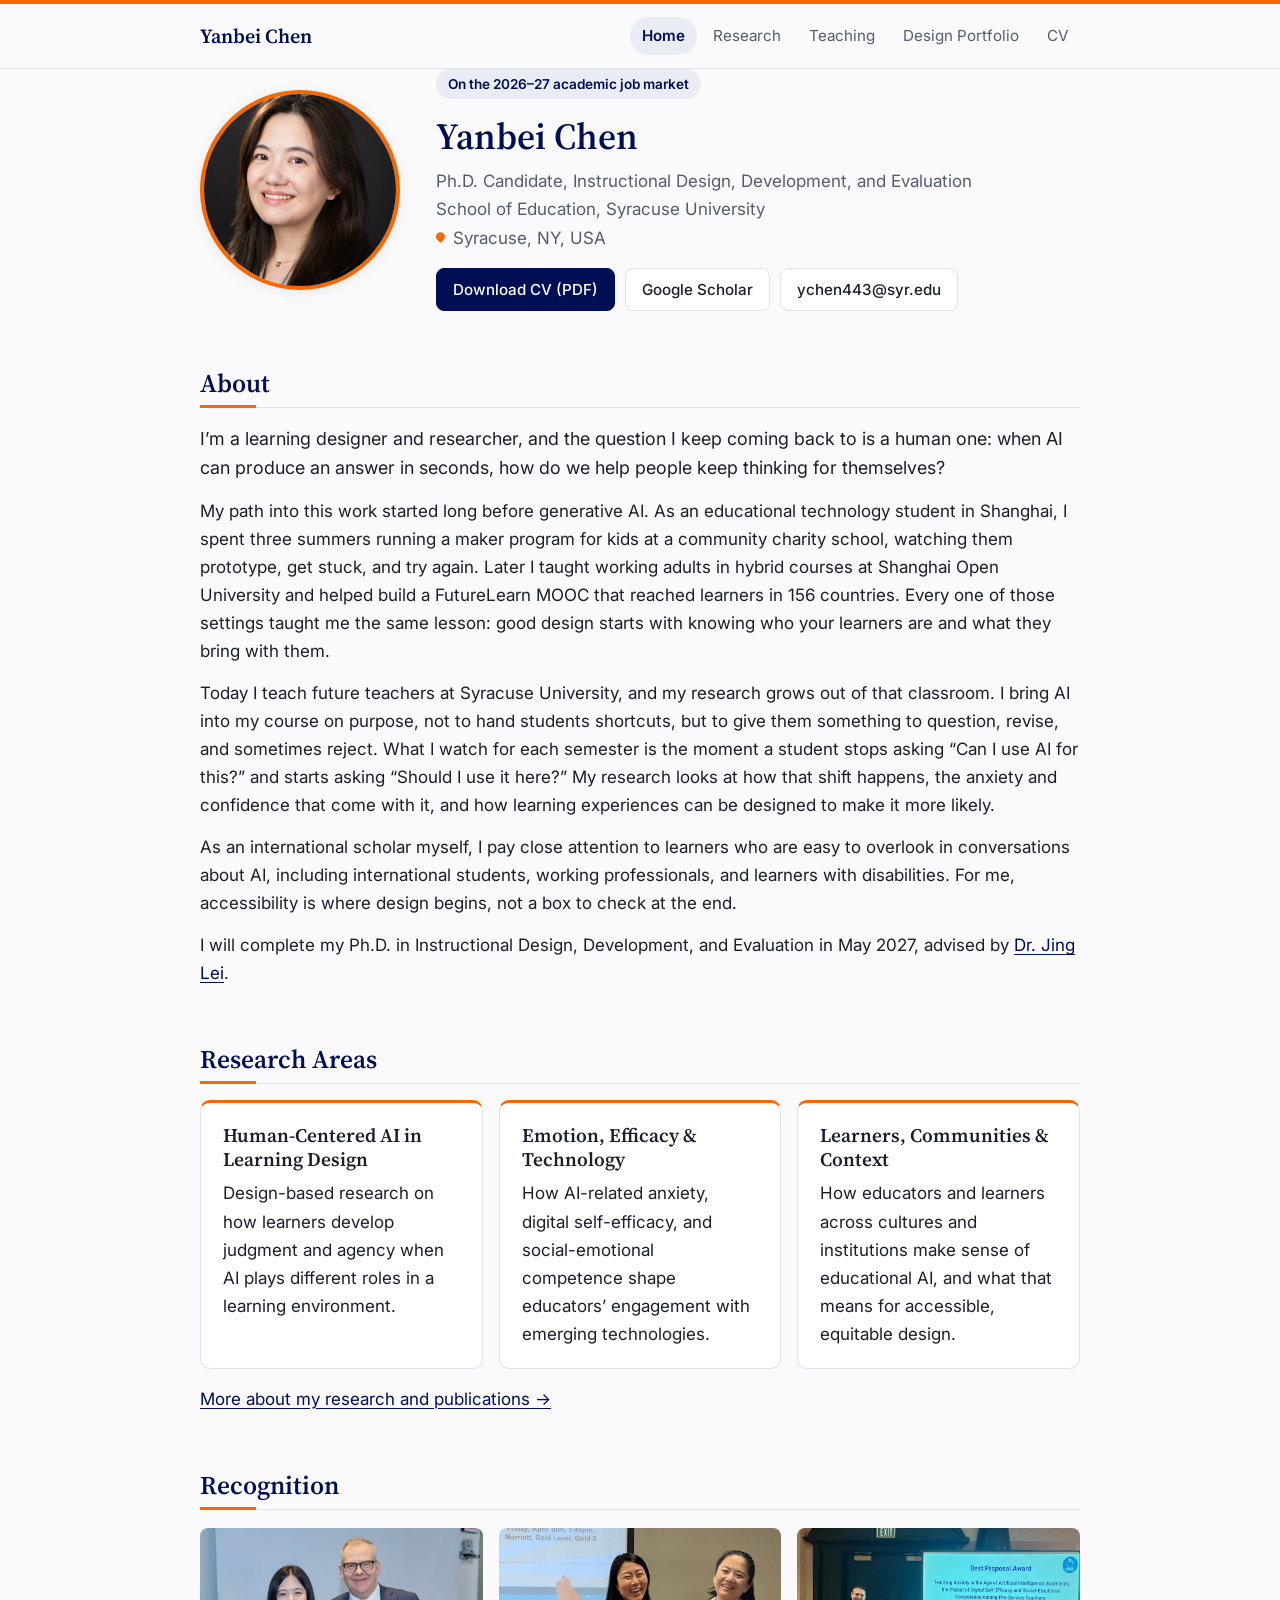
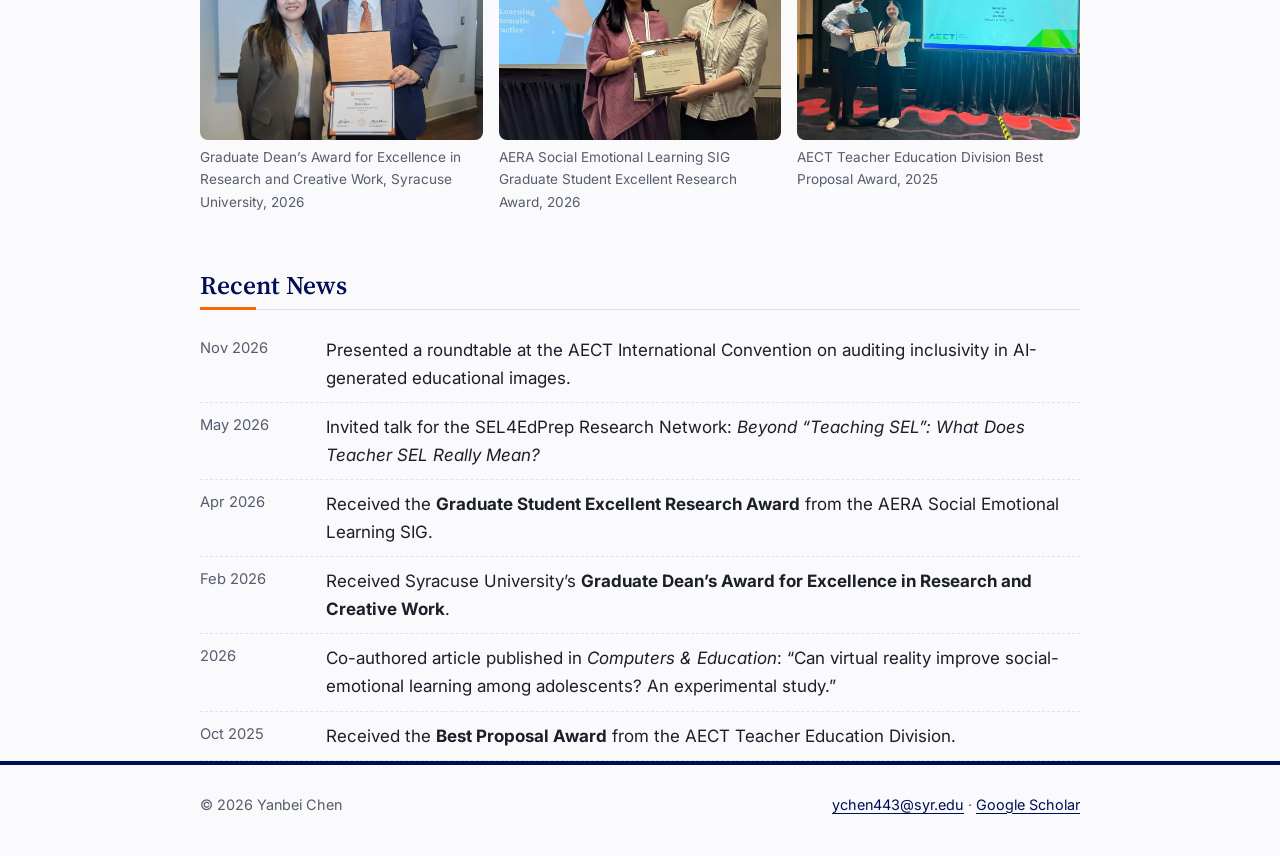
<file: index.html>
<!doctype html>
<html lang="en">
<head>
  <meta charset="utf-8">
  <meta name="viewport" content="width=device-width, initial-scale=1">
  <!-- Keeps the site out of Google and other search engines. Delete this line when you are ready to go fully public. -->
  <meta name="robots" content="noindex, nofollow">
  <title>Yanbei Chen | Learning Design &amp; Human-Centered AI</title>
  <meta name="description" content="Yanbei Chen, Ph.D. candidate in Instructional Design, Development, and Evaluation at Syracuse University. Research on human-centered AI in learning design, design-based research, and accessible learning design.">
  <link rel="preconnect" href="https://fonts.googleapis.com">
  <link rel="preconnect" href="https://fonts.gstatic.com" crossorigin>
  <link href="https://fonts.googleapis.com/css2?family=Inter:wght@400;500;600;700&family=Source+Serif+4:wght@500;600&display=swap" rel="stylesheet">
  <link rel="stylesheet" href="styles.css">
</head>
<body>
  <a class="skip-link" href="#main">Skip to main content</a>

  <header class="site-header">
    <div class="wrap">
      <a class="site-name" href="index.html">Yanbei Chen</a>
      <nav class="site-nav" aria-label="Main">
        <ul>
          <li><a href="index.html" aria-current="page">Home</a></li>
          <li><a href="research.html">Research</a></li>
          <li><a href="teaching.html">Teaching</a></li>
          <li><a href="portfolio.html">Design Portfolio</a></li>
          <li><a href="Yanbei-Chen-CV.pdf">CV</a></li>
        </ul>
      </nav>
    </div>
  </header>

  <main id="main" class="wrap">

    <!-- ========== INTRO ========== -->
    <section class="hero" aria-labelledby="intro-title">
      <!-- PHOTO: to change it, upload a new photo.jpg (same name). -->
      <img class="portrait" src="photo.jpg" alt="Portrait of Yanbei Chen" width="200" height="200">

      <div>
        <span class="badge">On the 2026–27 academic job market</span>
        <h1 id="intro-title">Yanbei Chen</h1>
        <p class="role">Ph.D. Candidate, Instructional Design, Development, and Evaluation<br>School of Education, Syracuse University<br><span class="location">Syracuse, NY, USA</span></p>
        <div class="links">
          <a class="btn primary" href="Yanbei-Chen-CV.pdf">Download CV (PDF)</a>
          <a class="btn" href="https://scholar.google.com/citations?user=I_McgxYAAAAJ&amp;hl=en">Google Scholar</a>
          <a class="btn" href="mailto:ychen443@syr.edu">ychen443@syr.edu</a>
        </div>
      </div>
    </section>

    <!-- ========== ABOUT ========== -->
    <section aria-labelledby="about">
      <h2 id="about">About</h2>
      <p class="lead">I’m a learning designer and researcher, and the question I keep coming back to is a human one: when AI can produce an answer in seconds, how do we help people keep thinking for themselves?</p>
      <p>My path into this work started long before generative AI. As an educational technology student in Shanghai, I spent three summers running a maker program for kids at a community charity school, watching them prototype, get stuck, and try again. Later I taught working adults in hybrid courses at Shanghai Open University and helped build a FutureLearn MOOC that reached learners in 156 countries. Every one of those settings taught me the same lesson: good design starts with knowing who your learners are and what they bring with them.</p>
      <p>Today I teach future teachers at Syracuse University, and my research grows out of that classroom. I bring AI into my course on purpose, not to hand students shortcuts, but to give them something to question, revise, and sometimes reject. What I watch for each semester is the moment a student stops asking “Can I use AI for this?” and starts asking “Should I use it here?” My research looks at how that shift happens, the anxiety and confidence that come with it, and how learning experiences can be designed to make it more likely.</p>
      <p>As an international scholar myself, I pay close attention to learners who are easy to overlook in conversations about AI, including international students, working professionals, and learners with disabilities. For me, accessibility is where design begins, not a box to check at the end.</p>
      <p>I will complete my Ph.D. in Instructional Design, Development, and Evaluation in May 2027, advised by <a href="https://soe.syr.edu/about/directory/jing-lei/">Dr. Jing Lei</a>.</p>
    </section>

    <!-- ========== RESEARCH AREAS ========== -->
    <section aria-labelledby="areas">
      <h2 id="areas">Research Areas</h2>
      <div class="cards">
        <article class="card">
          <h3>Human-Centered AI in Learning Design</h3>
          <p>Design-based research on how learners develop judgment and agency when AI plays different roles in a learning environment.</p>
        </article>
        <article class="card">
          <h3>Emotion, Efficacy &amp; Technology</h3>
          <p>How AI-related anxiety, digital self-efficacy, and social-emotional competence shape educators’ engagement with emerging technologies.</p>
        </article>
        <article class="card">
          <h3>Learners, Communities &amp; Context</h3>
          <p>How educators and learners across cultures and institutions make sense of educational AI, and what that means for accessible, equitable design.</p>
        </article>
      </div>
      <p style="margin-top:16px"><a href="research.html">More about my research and publications →</a></p>
    </section>

    <!-- ========== HIGHLIGHTS (photos) ========== -->
    <section aria-labelledby="highlights">
      <h2 id="highlights">Recognition</h2>
      <div class="gallery three">
        <figure>
          <img src="grad-dean-award-2026.jpg" alt="Yanbei Chen with the Dean of the Graduate School, who holds her Graduate Dean’s Award certificate" loading="lazy">
          <figcaption>Graduate Dean’s Award for Excellence in Research and Creative Work, Syracuse University, 2026</figcaption>
        </figure>
        <figure>
          <img src="aera-2026-sel-award.jpg" style="object-position: 50% 30%" alt="Yanbei Chen holding the AERA Social and Emotional Learning SIG Graduate Student Award certificate with a colleague" loading="lazy">
          <figcaption>AERA Social Emotional Learning SIG Graduate Student Excellent Research Award, 2026</figcaption>
        </figure>
        <figure>
          <img src="aect-2025-best-proposal.jpg" alt="Yanbei Chen holding the AECT Best Proposal Award certificate beside a screen showing the award-winning paper title" loading="lazy">
          <figcaption>AECT Teacher Education Division Best Proposal Award, 2025</figcaption>
        </figure>
      </div>
    </section>

    <!-- ========== NEWS ========== -->
    <!-- To add news: copy one <li>...</li> block and put the newest at the top. -->
    <section aria-labelledby="news">
      <h2 id="news">Recent News</h2>
      <ul class="news">
        <li><time>Nov 2026</time><span>Presented a roundtable at the AECT International Convention on auditing inclusivity in AI-generated educational images.</span></li>
        <li><time>May 2026</time><span>Invited talk for the SEL4EdPrep Research Network: <em>Beyond “Teaching SEL”: What Does Teacher SEL Really Mean?</em></span></li>
        <li><time>Apr 2026</time><span>Received the <strong>Graduate Student Excellent Research Award</strong> from the AERA Social Emotional Learning SIG.</span></li>
        <li><time>Feb 2026</time><span>Received Syracuse University’s <strong>Graduate Dean’s Award for Excellence in Research and Creative Work</strong>.</span></li>
        <li><time>2026</time><span>Co-authored article published in <em>Computers &amp; Education</em>: “Can virtual reality improve social-emotional learning among adolescents? An experimental study.”</span></li>
        <li><time>Oct 2025</time><span>Received the <strong>Best Proposal Award</strong> from the AECT Teacher Education Division.</span></li>
      </ul>
    </section>

  </main>

  <footer class="site-footer">
    <div class="wrap">
      <span>© 2026 Yanbei Chen</span>
      <span><a href="mailto:ychen443@syr.edu">ychen443@syr.edu</a> · <a href="https://scholar.google.com/citations?user=I_McgxYAAAAJ&amp;hl=en">Google Scholar</a></span>
    </div>
  </footer>
</body>
</html>
</file>
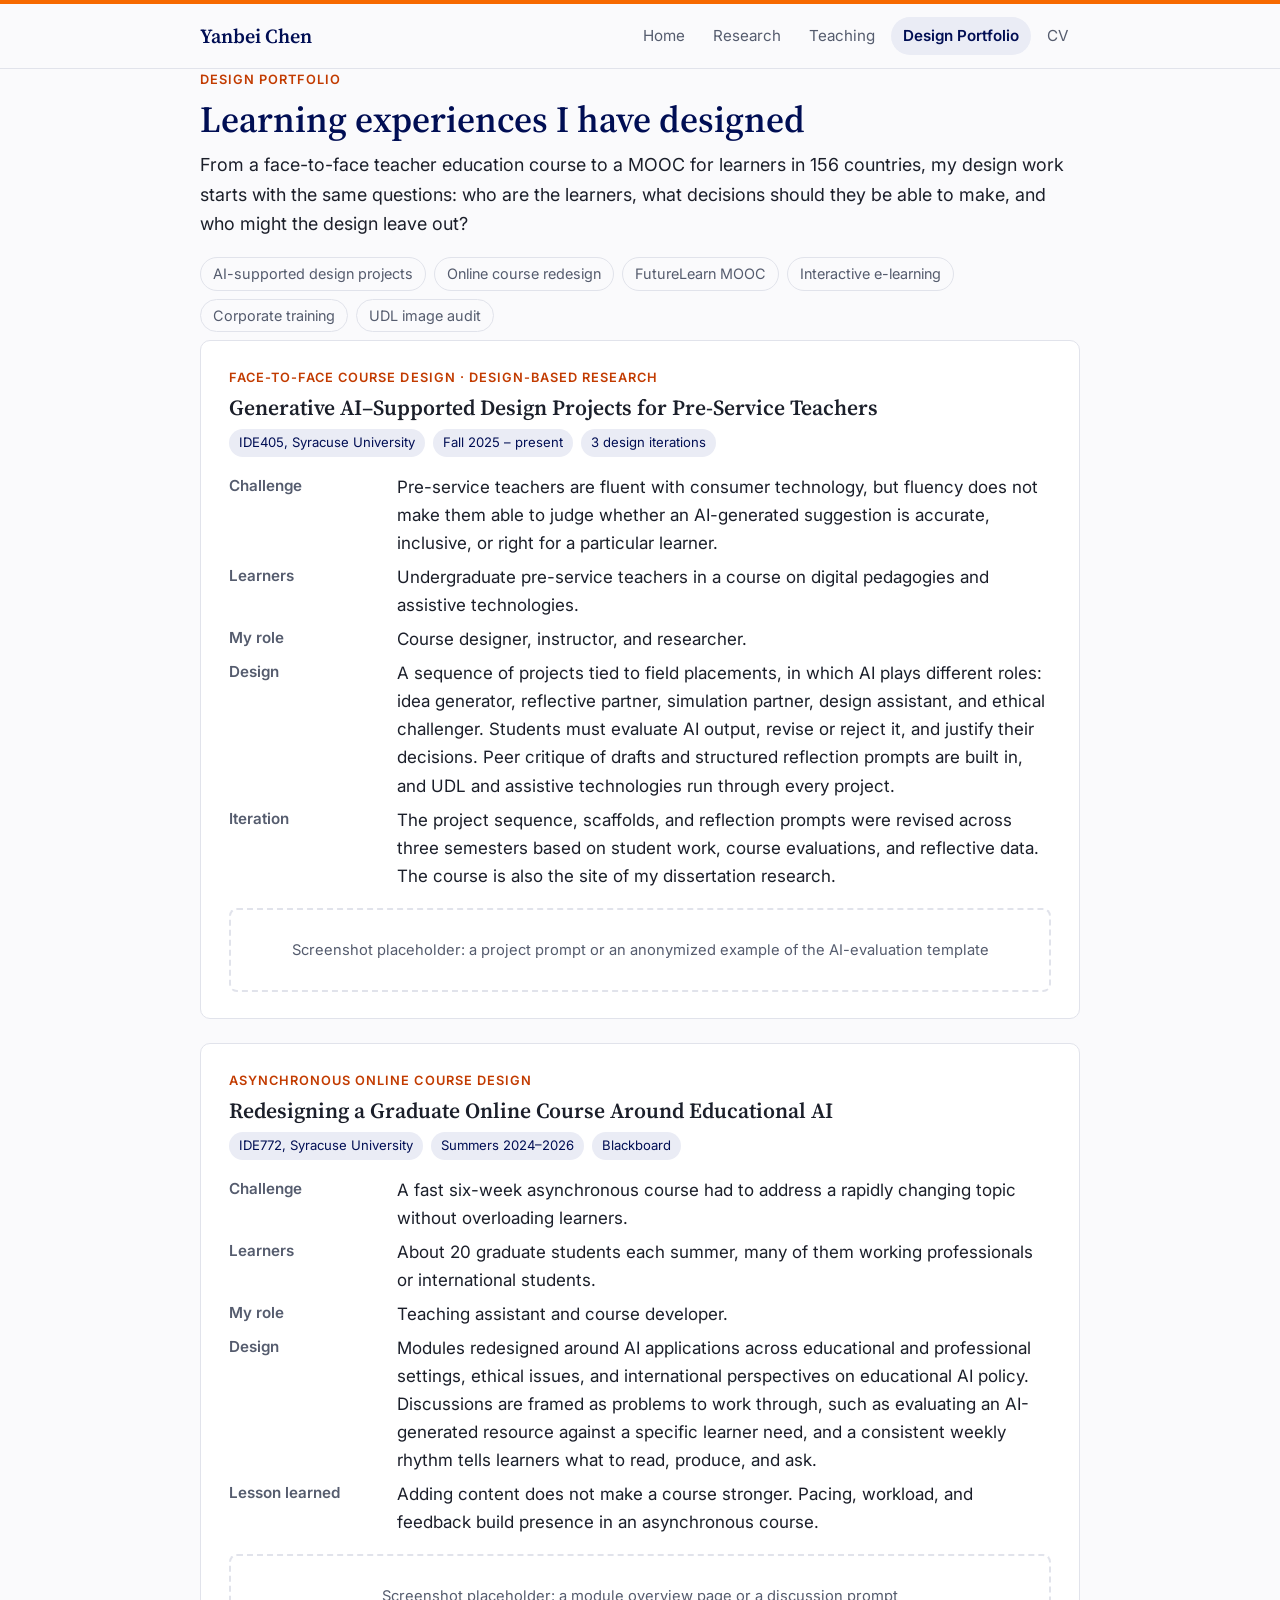
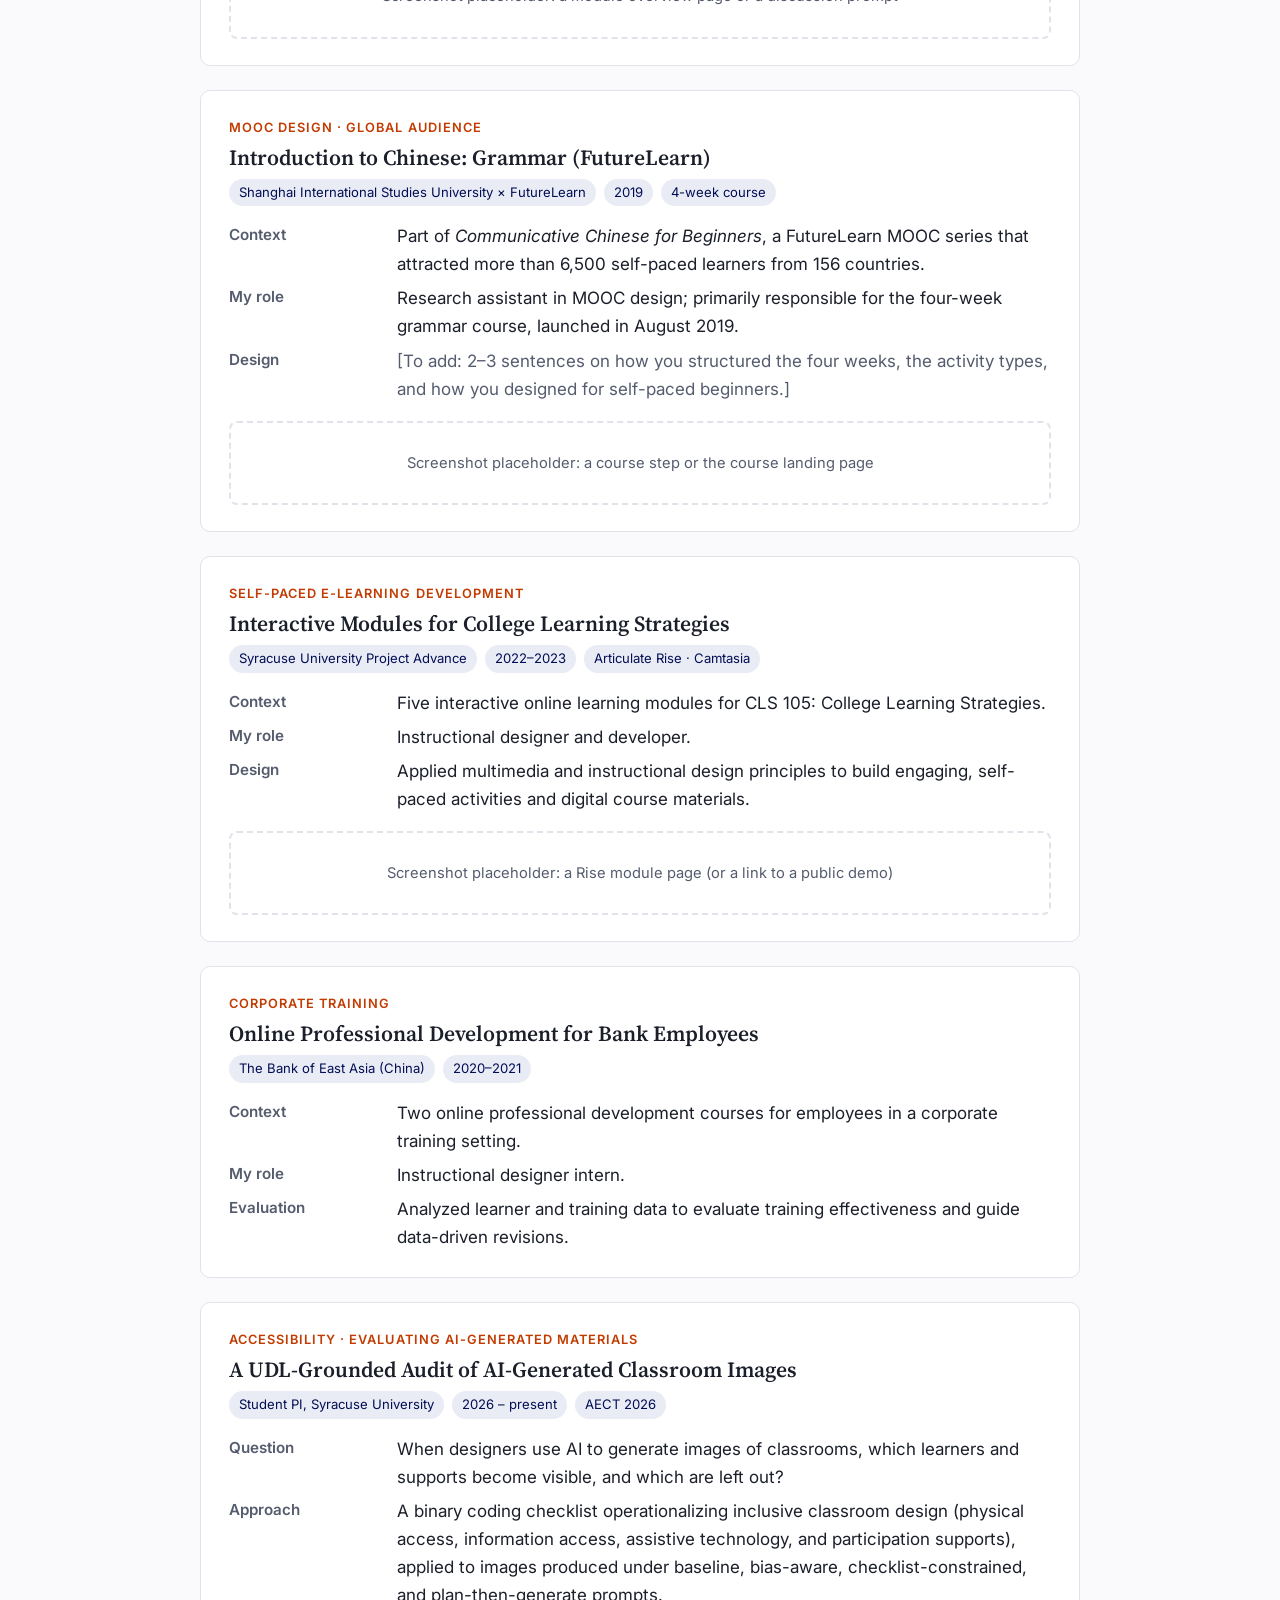
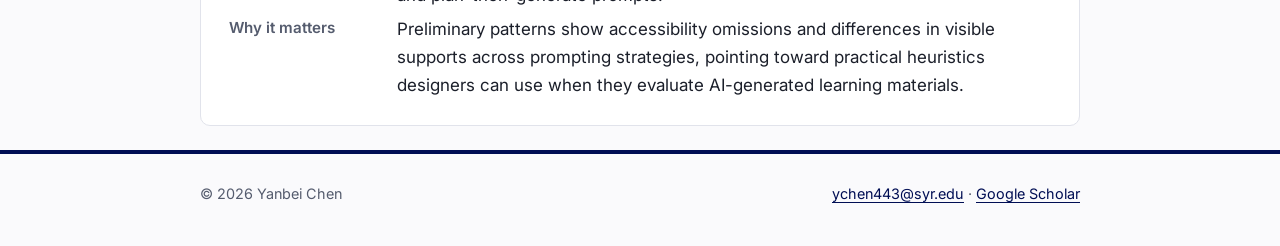
<file: portfolio.html>
<!doctype html>
<html lang="en">
<head>
  <meta charset="utf-8">
  <meta name="viewport" content="width=device-width, initial-scale=1">
  <!-- Keeps the site out of Google and other search engines. Delete this line when you are ready to go fully public. -->
  <meta name="robots" content="noindex, nofollow">
  <title>Design Portfolio | Yanbei Chen</title>
  <meta name="description" content="Learning experience design portfolio of Yanbei Chen: AI-supported course design, asynchronous online courses, a FutureLearn MOOC, interactive e-learning modules, and corporate training.">
  <link rel="preconnect" href="https://fonts.googleapis.com">
  <link rel="preconnect" href="https://fonts.gstatic.com" crossorigin>
  <link href="https://fonts.googleapis.com/css2?family=Inter:wght@400;500;600;700&family=Source+Serif+4:wght@500;600&display=swap" rel="stylesheet">
  <link rel="stylesheet" href="styles.css">
</head>
<body>
  <a class="skip-link" href="#main">Skip to main content</a>

  <header class="site-header">
    <div class="wrap">
      <a class="site-name" href="index.html">Yanbei Chen</a>
      <nav class="site-nav" aria-label="Main">
        <ul>
          <li><a href="index.html">Home</a></li>
          <li><a href="research.html">Research</a></li>
          <li><a href="teaching.html">Teaching</a></li>
          <li><a href="portfolio.html" aria-current="page">Design Portfolio</a></li>
          <li><a href="Yanbei-Chen-CV.pdf">CV</a></li>
        </ul>
      </nav>
    </div>
  </header>

  <main id="main" class="wrap">
    <p class="eyebrow">Design Portfolio</p>
    <h1>Learning experiences I have designed</h1>
    <p class="lead">From a face-to-face teacher education course to a MOOC for learners in 156 countries, my design work starts with the same questions: who are the learners, what decisions should they be able to make, and who might the design leave out?</p>

    <ul class="toc" aria-label="Projects">
      <li><a href="#ai-projects">AI-supported design projects</a></li>
      <li><a href="#online-ai">Online course redesign</a></li>
      <li><a href="#mooc">FutureLearn MOOC</a></li>
      <li><a href="#elearning">Interactive e-learning</a></li>
      <li><a href="#corporate">Corporate training</a></li>
      <li><a href="#udl-audit">UDL image audit</a></li>
    </ul>

    <!-- ============================================================
         HOW TO ADD A SCREENSHOT
         1. Put the image in the  folder, e.g. mooc.png
         2. Replace the <div class="shot">...</div> placeholder with:
            <figure>
              <img src="mooc.png" alt="Describe what the image shows">
              <figcaption>One-line caption</figcaption>
            </figure>
         ============================================================ -->

    <!-- ========== CASE 1 ========== -->
    <article class="case" id="ai-projects">
      <p class="eyebrow">Face-to-face course design · Design-based research</p>
      <h3>Generative AI–Supported Design Projects for Pre-Service Teachers</h3>
      <ul class="meta"><li>IDE405, Syracuse University</li><li>Fall 2025 – present</li><li>3 design iterations</li></ul>
      <dl>
        <dt>Challenge</dt>
        <dd>Pre-service teachers are fluent with consumer technology, but fluency does not make them able to judge whether an AI-generated suggestion is accurate, inclusive, or right for a particular learner.</dd>
        <dt>Learners</dt>
        <dd>Undergraduate pre-service teachers in a course on digital pedagogies and assistive technologies.</dd>
        <dt>My role</dt>
        <dd>Course designer, instructor, and researcher.</dd>
        <dt>Design</dt>
        <dd>A sequence of projects tied to field placements, in which AI plays different roles: idea generator, reflective partner, simulation partner, design assistant, and ethical challenger. Students must evaluate AI output, revise or reject it, and justify their decisions. Peer critique of drafts and structured reflection prompts are built in, and UDL and assistive technologies run through every project.</dd>
        <dt>Iteration</dt>
        <dd>The project sequence, scaffolds, and reflection prompts were revised across three semesters based on student work, course evaluations, and reflective data. The course is also the site of my dissertation research.</dd>
      </dl>
      <div class="shot">Screenshot placeholder: a project prompt or an anonymized example of the AI-evaluation template</div>
    </article>

    <!-- ========== CASE 2 ========== -->
    <article class="case" id="online-ai">
      <p class="eyebrow">Asynchronous online course design</p>
      <h3>Redesigning a Graduate Online Course Around Educational AI</h3>
      <ul class="meta"><li>IDE772, Syracuse University</li><li>Summers 2024–2026</li><li>Blackboard</li></ul>
      <dl>
        <dt>Challenge</dt>
        <dd>A fast six-week asynchronous course had to address a rapidly changing topic without overloading learners.</dd>
        <dt>Learners</dt>
        <dd>About 20 graduate students each summer, many of them working professionals or international students.</dd>
        <dt>My role</dt>
        <dd>Teaching assistant and course developer.</dd>
        <dt>Design</dt>
        <dd>Modules redesigned around AI applications across educational and professional settings, ethical issues, and international perspectives on educational AI policy. Discussions are framed as problems to work through, such as evaluating an AI-generated resource against a specific learner need, and a consistent weekly rhythm tells learners what to read, produce, and ask.</dd>
        <dt>Lesson learned</dt>
        <dd>Adding content does not make a course stronger. Pacing, workload, and feedback build presence in an asynchronous course.</dd>
      </dl>
      <div class="shot">Screenshot placeholder: a module overview page or a discussion prompt</div>
    </article>

    <!-- ========== CASE 3 ========== -->
    <article class="case" id="mooc">
      <p class="eyebrow">MOOC design · Global audience</p>
      <h3>Introduction to Chinese: Grammar (FutureLearn)</h3>
      <ul class="meta"><li>Shanghai International Studies University × FutureLearn</li><li>2019</li><li>4-week course</li></ul>
      <dl>
        <dt>Context</dt>
        <dd>Part of <em>Communicative Chinese for Beginners</em>, a FutureLearn MOOC series that attracted more than 6,500 self-paced learners from 156 countries.</dd>
        <dt>My role</dt>
        <dd>Research assistant in MOOC design; primarily responsible for the four-week grammar course, launched in August 2019.</dd>
        <dt>Design</dt>
        <dd class="muted">[To add: 2–3 sentences on how you structured the four weeks, the activity types, and how you designed for self-paced beginners.]</dd>
      </dl>
      <div class="shot">Screenshot placeholder: a course step or the course landing page</div>
    </article>

    <!-- ========== CASE 4 ========== -->
    <article class="case" id="elearning">
      <p class="eyebrow">Self-paced e-learning development</p>
      <h3>Interactive Modules for College Learning Strategies</h3>
      <ul class="meta"><li>Syracuse University Project Advance</li><li>2022–2023</li><li>Articulate Rise · Camtasia</li></ul>
      <dl>
        <dt>Context</dt>
        <dd>Five interactive online learning modules for CLS 105: College Learning Strategies.</dd>
        <dt>My role</dt>
        <dd>Instructional designer and developer.</dd>
        <dt>Design</dt>
        <dd>Applied multimedia and instructional design principles to build engaging, self-paced activities and digital course materials.</dd>
      </dl>
      <div class="shot">Screenshot placeholder: a Rise module page (or a link to a public demo)</div>
    </article>

    <!-- ========== CASE 5 ========== -->
    <article class="case" id="corporate">
      <p class="eyebrow">Corporate training</p>
      <h3>Online Professional Development for Bank Employees</h3>
      <ul class="meta"><li>The Bank of East Asia (China)</li><li>2020–2021</li></ul>
      <dl>
        <dt>Context</dt>
        <dd>Two online professional development courses for employees in a corporate training setting.</dd>
        <dt>My role</dt>
        <dd>Instructional designer intern.</dd>
        <dt>Evaluation</dt>
        <dd>Analyzed learner and training data to evaluate training effectiveness and guide data-driven revisions.</dd>
      </dl>
    </article>

    <!-- ========== CASE 6 ========== -->
    <article class="case" id="udl-audit">
      <p class="eyebrow">Accessibility · Evaluating AI-generated materials</p>
      <h3>A UDL-Grounded Audit of AI-Generated Classroom Images</h3>
      <ul class="meta"><li>Student PI, Syracuse University</li><li>2026 – present</li><li>AECT 2026</li></ul>
      <dl>
        <dt>Question</dt>
        <dd>When designers use AI to generate images of classrooms, which learners and supports become visible, and which are left out?</dd>
        <dt>Approach</dt>
        <dd>A binary coding checklist operationalizing inclusive classroom design (physical access, information access, assistive technology, and participation supports), applied to images produced under baseline, bias-aware, checklist-constrained, and plan-then-generate prompts.</dd>
        <dt>Why it matters</dt>
        <dd>Preliminary patterns show accessibility omissions and differences in visible supports across prompting strategies, pointing toward practical heuristics designers can use when they evaluate AI-generated learning materials.</dd>
      </dl>
    </article>
  </main>

  <footer class="site-footer">
    <div class="wrap">
      <span>© 2026 Yanbei Chen</span>
      <span><a href="mailto:ychen443@syr.edu">ychen443@syr.edu</a> · <a href="https://scholar.google.com/citations?user=I_McgxYAAAAJ&amp;hl=en">Google Scholar</a></span>
    </div>
  </footer>
</body>
</html>
</file>
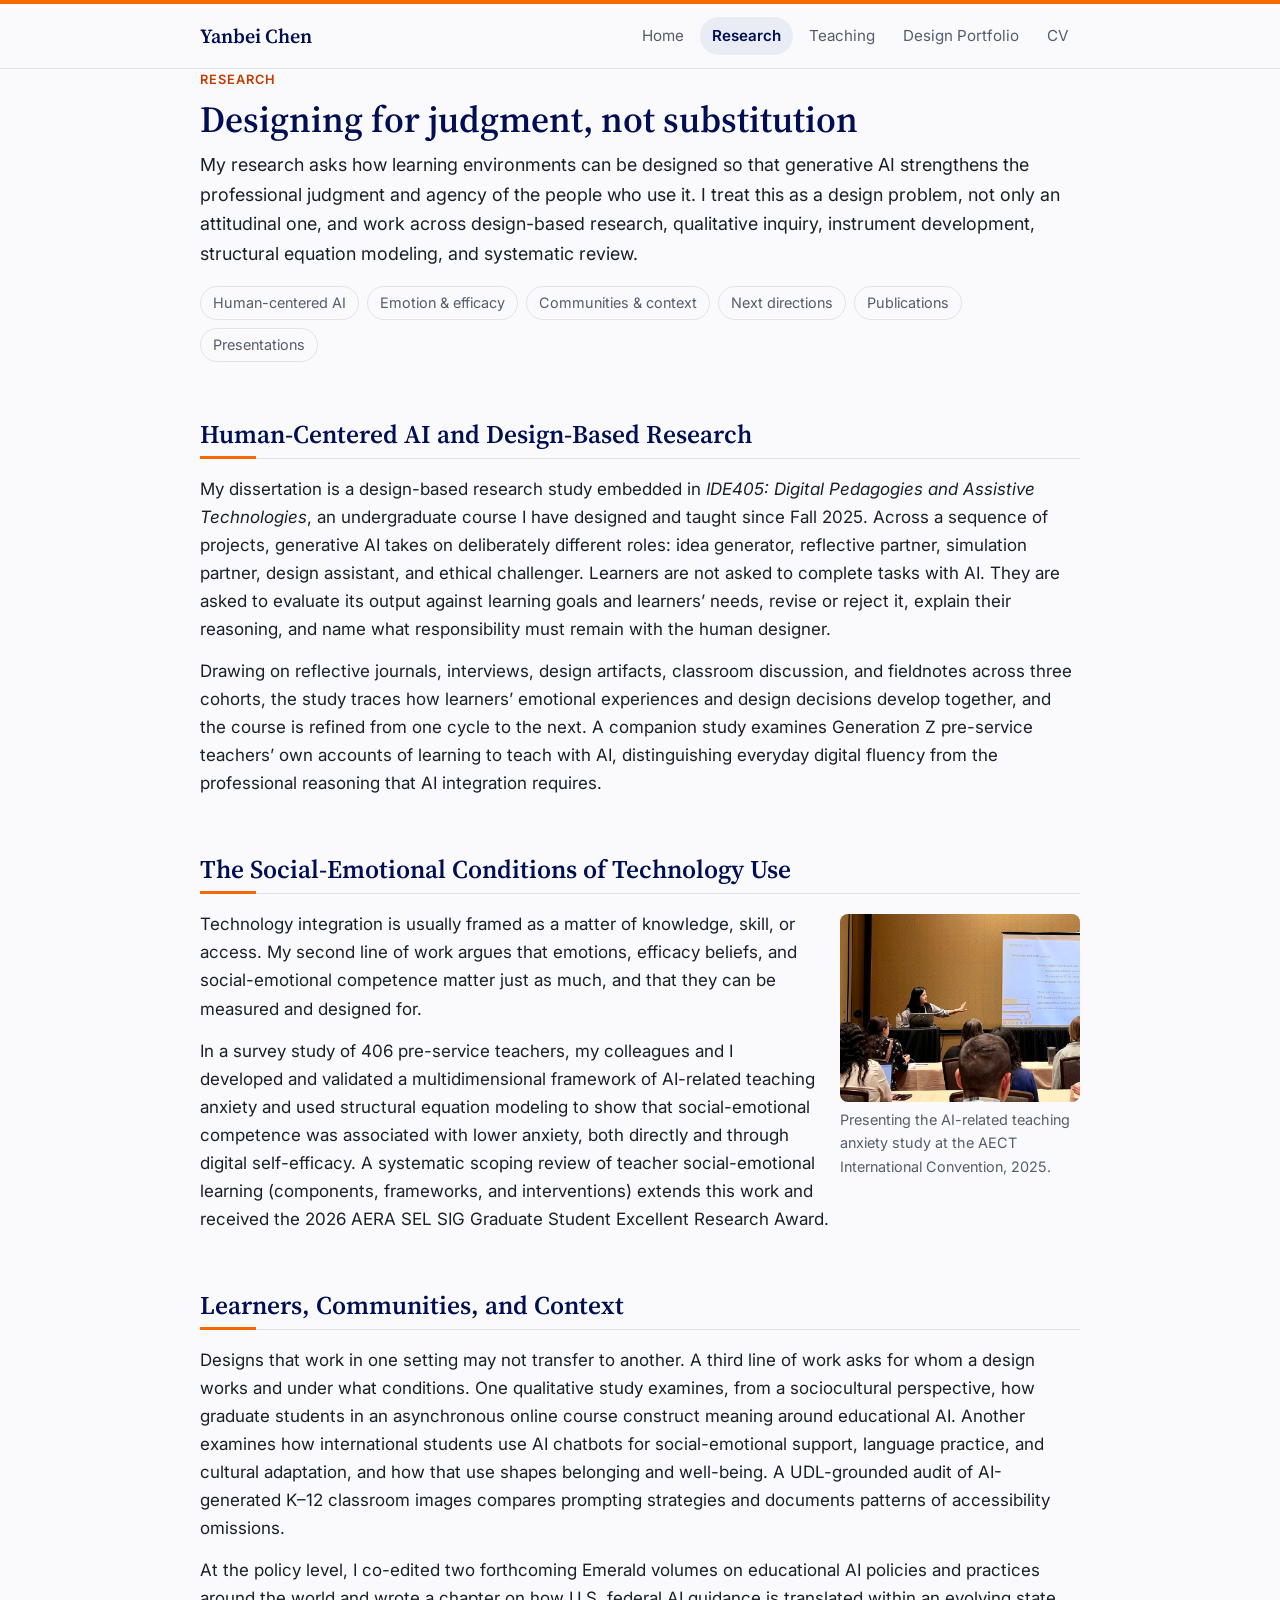
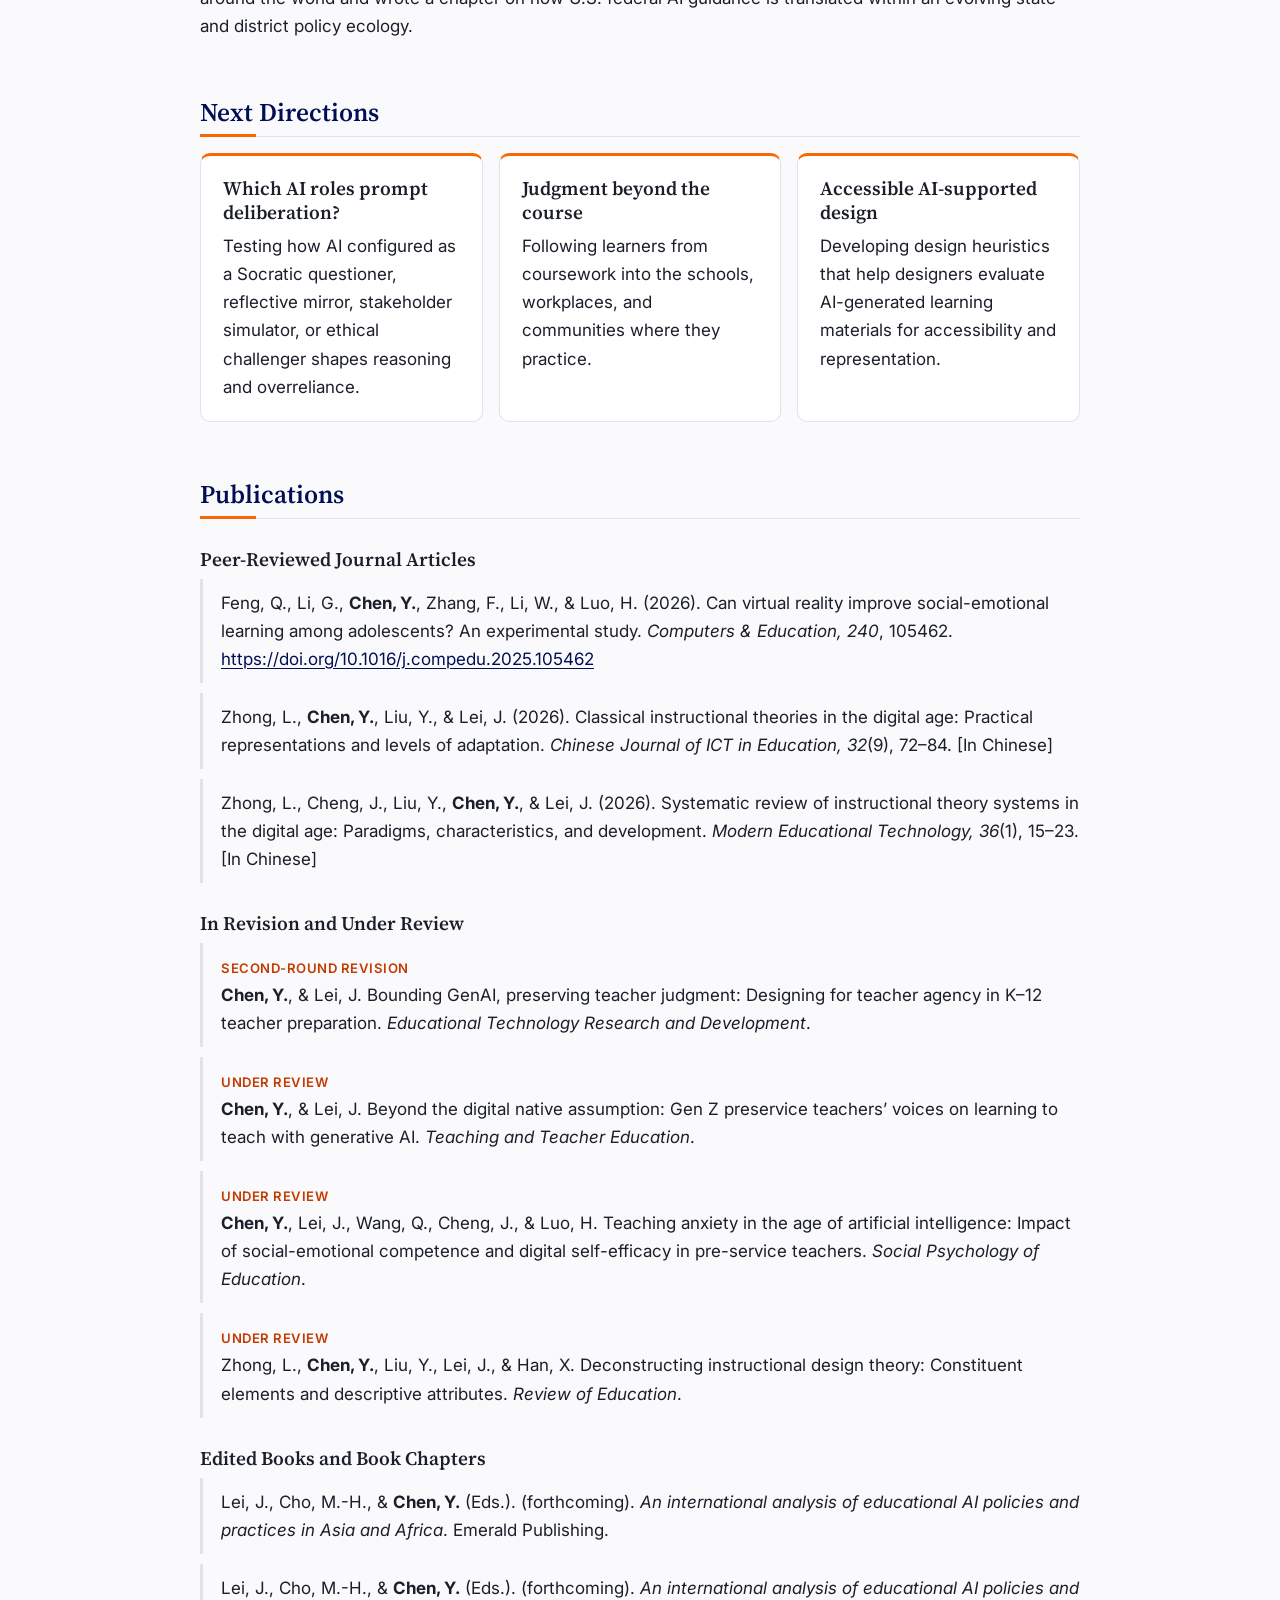
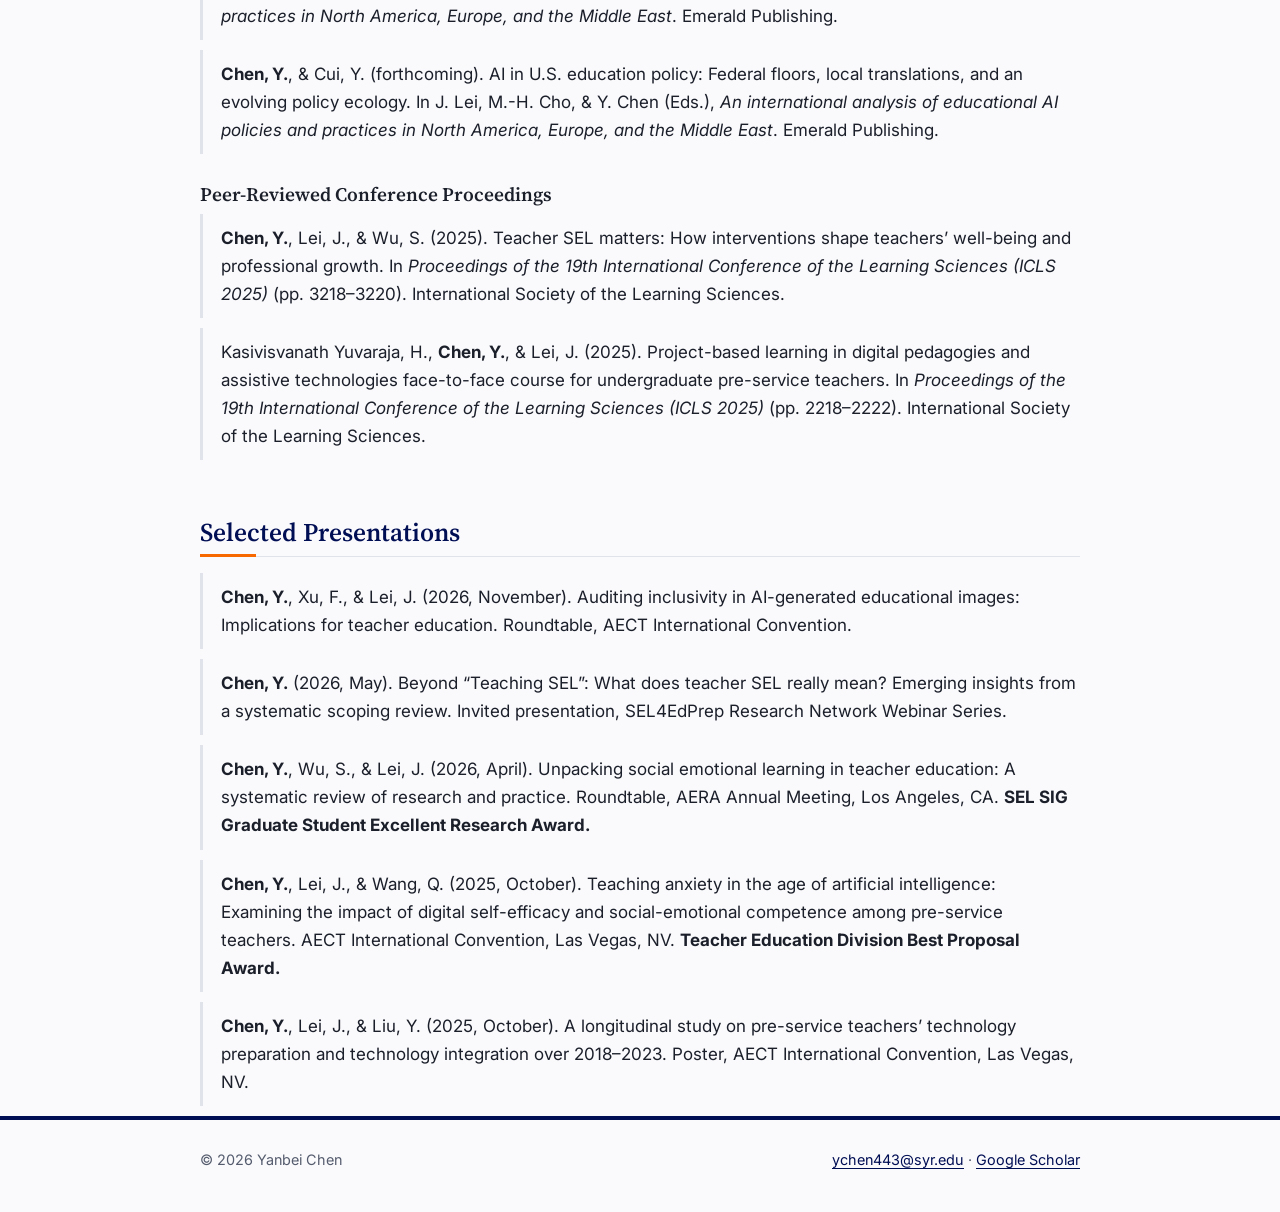
<file: research.html>
<!doctype html>
<html lang="en">
<head>
  <meta charset="utf-8">
  <meta name="viewport" content="width=device-width, initial-scale=1">
  <!-- Keeps the site out of Google and other search engines. Delete this line when you are ready to go fully public. -->
  <meta name="robots" content="noindex, nofollow">
  <title>Research | Yanbei Chen</title>
  <meta name="description" content="Research and publications of Yanbei Chen: human-centered AI in learning design, AI-related teaching anxiety, and sociocultural perspectives on educational AI.">
  <link rel="preconnect" href="https://fonts.googleapis.com">
  <link rel="preconnect" href="https://fonts.gstatic.com" crossorigin>
  <link href="https://fonts.googleapis.com/css2?family=Inter:wght@400;500;600;700&family=Source+Serif+4:wght@500;600&display=swap" rel="stylesheet">
  <link rel="stylesheet" href="styles.css">
</head>
<body>
  <a class="skip-link" href="#main">Skip to main content</a>

  <header class="site-header">
    <div class="wrap">
      <a class="site-name" href="index.html">Yanbei Chen</a>
      <nav class="site-nav" aria-label="Main">
        <ul>
          <li><a href="index.html">Home</a></li>
          <li><a href="research.html" aria-current="page">Research</a></li>
          <li><a href="teaching.html">Teaching</a></li>
          <li><a href="portfolio.html">Design Portfolio</a></li>
          <li><a href="Yanbei-Chen-CV.pdf">CV</a></li>
        </ul>
      </nav>
    </div>
  </header>

  <main id="main" class="wrap">
    <p class="eyebrow">Research</p>
    <h1>Designing for judgment, not substitution</h1>
    <p class="lead">My research asks how learning environments can be designed so that generative AI strengthens the professional judgment and agency of the people who use it. I treat this as a design problem, not only an attitudinal one, and work across design-based research, qualitative inquiry, instrument development, structural equation modeling, and systematic review.</p>

    <ul class="toc" aria-label="On this page">
      <li><a href="#strand1">Human-centered AI</a></li>
      <li><a href="#strand2">Emotion &amp; efficacy</a></li>
      <li><a href="#strand3">Communities &amp; context</a></li>
      <li><a href="#future">Next directions</a></li>
      <li><a href="#publications">Publications</a></li>
      <li><a href="#presentations">Presentations</a></li>
    </ul>

    <!-- ========== STRAND 1 ========== -->
    <section aria-labelledby="strand1">
      <h2 id="strand1">Human-Centered AI and Design-Based Research</h2>
      <p>My dissertation is a design-based research study embedded in <em>IDE405: Digital Pedagogies and Assistive Technologies</em>, an undergraduate course I have designed and taught since Fall 2025. Across a sequence of projects, generative AI takes on deliberately different roles: idea generator, reflective partner, simulation partner, design assistant, and ethical challenger. Learners are not asked to complete tasks with AI. They are asked to evaluate its output against learning goals and learners’ needs, revise or reject it, explain their reasoning, and name what responsibility must remain with the human designer.</p>
      <p>Drawing on reflective journals, interviews, design artifacts, classroom discussion, and fieldnotes across three cohorts, the study traces how learners’ emotional experiences and design decisions develop together, and the course is refined from one cycle to the next. A companion study examines Generation Z pre-service teachers’ own accounts of learning to teach with AI, distinguishing everyday digital fluency from the professional reasoning that AI integration requires.</p>
    </section>

    <!-- ========== STRAND 2 ========== -->
    <section aria-labelledby="strand2">
      <h2 id="strand2">The Social-Emotional Conditions of Technology Use</h2>
      <figure class="figure-side">
        <img src="aect-2025-presentation.jpg" alt="Yanbei Chen presenting the methodology of her AI-related teaching anxiety study to a conference audience" loading="lazy">
        <figcaption>Presenting the AI-related teaching anxiety study at the AECT International Convention, 2025.</figcaption>
      </figure>
      <p>Technology integration is usually framed as a matter of knowledge, skill, or access. My second line of work argues that emotions, efficacy beliefs, and social-emotional competence matter just as much, and that they can be measured and designed for.</p>
      <p>In a survey study of 406 pre-service teachers, my colleagues and I developed and validated a multidimensional framework of AI-related teaching anxiety and used structural equation modeling to show that social-emotional competence was associated with lower anxiety, both directly and through digital self-efficacy. A systematic scoping review of teacher social-emotional learning (components, frameworks, and interventions) extends this work and received the 2026 AERA SEL SIG Graduate Student Excellent Research Award.</p>
    </section>

    <!-- ========== STRAND 3 ========== -->
    <section aria-labelledby="strand3">
      <h2 id="strand3">Learners, Communities, and Context</h2>
      <p>Designs that work in one setting may not transfer to another. A third line of work asks for whom a design works and under what conditions. One qualitative study examines, from a sociocultural perspective, how graduate students in an asynchronous online course construct meaning around educational AI. Another examines how international students use AI chatbots for social-emotional support, language practice, and cultural adaptation, and how that use shapes belonging and well-being. A UDL-grounded audit of AI-generated K–12 classroom images compares prompting strategies and documents patterns of accessibility omissions.</p>
      <p>At the policy level, I co-edited two forthcoming Emerald volumes on educational AI policies and practices around the world and wrote a chapter on how U.S. federal AI guidance is translated within an evolving state and district policy ecology.</p>
    </section>

    <!-- ========== FUTURE ========== -->
    <section aria-labelledby="future">
      <h2 id="future">Next Directions</h2>
      <div class="cards">
        <article class="card">
          <h3>Which AI roles prompt deliberation?</h3>
          <p>Testing how AI configured as a Socratic questioner, reflective mirror, stakeholder simulator, or ethical challenger shapes reasoning and overreliance.</p>
        </article>
        <article class="card">
          <h3>Judgment beyond the course</h3>
          <p>Following learners from coursework into the schools, workplaces, and communities where they practice.</p>
        </article>
        <article class="card">
          <h3>Accessible AI-supported design</h3>
          <p>Developing design heuristics that help designers evaluate AI-generated learning materials for accessibility and representation.</p>
        </article>
      </div>
    </section>

    <!-- ========== PUBLICATIONS ========== -->
    <!-- To add a publication: copy one <li>...</li> block. Wrap your own name in <span class="me">...</span>. -->
    <section aria-labelledby="publications">
      <h2 id="publications">Publications</h2>

      <h3>Peer-Reviewed Journal Articles</h3>
      <ul class="pubs">
        <li>Feng, Q., Li, G., <span class="me">Chen, Y.</span>, Zhang, F., Li, W., &amp; Luo, H. (2026). Can virtual reality improve social-emotional learning among adolescents? An experimental study. <em>Computers &amp; Education, 240</em>, 105462. <a href="https://doi.org/10.1016/j.compedu.2025.105462">https://doi.org/10.1016/j.compedu.2025.105462</a></li>
        <li>Zhong, L., <span class="me">Chen, Y.</span>, Liu, Y., &amp; Lei, J. (2026). Classical instructional theories in the digital age: Practical representations and levels of adaptation. <em>Chinese Journal of ICT in Education, 32</em>(9), 72–84. [In Chinese]</li>
        <li>Zhong, L., Cheng, J., Liu, Y., <span class="me">Chen, Y.</span>, &amp; Lei, J. (2026). Systematic review of instructional theory systems in the digital age: Paradigms, characteristics, and development. <em>Modern Educational Technology, 36</em>(1), 15–23. [In Chinese]</li>
      </ul>

      <h3>In Revision and Under Review</h3>
      <ul class="pubs">
        <li><span class="status">Second-round revision</span><br><span class="me">Chen, Y.</span>, &amp; Lei, J. Bounding GenAI, preserving teacher judgment: Designing for teacher agency in K–12 teacher preparation. <em>Educational Technology Research and Development</em>.</li>
        <li><span class="status">Under review</span><br><span class="me">Chen, Y.</span>, &amp; Lei, J. Beyond the digital native assumption: Gen Z preservice teachers’ voices on learning to teach with generative AI. <em>Teaching and Teacher Education</em>.</li>
        <li><span class="status">Under review</span><br><span class="me">Chen, Y.</span>, Lei, J., Wang, Q., Cheng, J., &amp; Luo, H. Teaching anxiety in the age of artificial intelligence: Impact of social-emotional competence and digital self-efficacy in pre-service teachers. <em>Social Psychology of Education</em>.</li>
        <li><span class="status">Under review</span><br>Zhong, L., <span class="me">Chen, Y.</span>, Liu, Y., Lei, J., &amp; Han, X. Deconstructing instructional design theory: Constituent elements and descriptive attributes. <em>Review of Education</em>.</li>
      </ul>

      <h3>Edited Books and Book Chapters</h3>
      <ul class="pubs">
        <li>Lei, J., Cho, M.-H., &amp; <span class="me">Chen, Y.</span> (Eds.). (forthcoming). <em>An international analysis of educational AI policies and practices in Asia and Africa</em>. Emerald Publishing.</li>
        <li>Lei, J., Cho, M.-H., &amp; <span class="me">Chen, Y.</span> (Eds.). (forthcoming). <em>An international analysis of educational AI policies and practices in North America, Europe, and the Middle East</em>. Emerald Publishing.</li>
        <li><span class="me">Chen, Y.</span>, &amp; Cui, Y. (forthcoming). AI in U.S. education policy: Federal floors, local translations, and an evolving policy ecology. In J. Lei, M.-H. Cho, &amp; Y. Chen (Eds.), <em>An international analysis of educational AI policies and practices in North America, Europe, and the Middle East</em>. Emerald Publishing.</li>
      </ul>

      <h3>Peer-Reviewed Conference Proceedings</h3>
      <ul class="pubs">
        <li><span class="me">Chen, Y.</span>, Lei, J., &amp; Wu, S. (2025). Teacher SEL matters: How interventions shape teachers’ well-being and professional growth. In <em>Proceedings of the 19th International Conference of the Learning Sciences (ICLS 2025)</em> (pp. 3218–3220). International Society of the Learning Sciences.</li>
        <li>Kasivisvanath Yuvaraja, H., <span class="me">Chen, Y.</span>, &amp; Lei, J. (2025). Project-based learning in digital pedagogies and assistive technologies face-to-face course for undergraduate pre-service teachers. In <em>Proceedings of the 19th International Conference of the Learning Sciences (ICLS 2025)</em> (pp. 2218–2222). International Society of the Learning Sciences.</li>
      </ul>
    </section>

    <!-- ========== PRESENTATIONS ========== -->
    <section aria-labelledby="presentations">
      <h2 id="presentations">Selected Presentations</h2>
      <ul class="pubs">
        <li><span class="me">Chen, Y.</span>, Xu, F., &amp; Lei, J. (2026, November). Auditing inclusivity in AI-generated educational images: Implications for teacher education. Roundtable, AECT International Convention.</li>
        <li><span class="me">Chen, Y.</span> (2026, May). Beyond “Teaching SEL”: What does teacher SEL really mean? Emerging insights from a systematic scoping review. Invited presentation, SEL4EdPrep Research Network Webinar Series.</li>
        <li><span class="me">Chen, Y.</span>, Wu, S., &amp; Lei, J. (2026, April). Unpacking social emotional learning in teacher education: A systematic review of research and practice. Roundtable, AERA Annual Meeting, Los Angeles, CA. <strong>SEL SIG Graduate Student Excellent Research Award.</strong></li>
        <li><span class="me">Chen, Y.</span>, Lei, J., &amp; Wang, Q. (2025, October). Teaching anxiety in the age of artificial intelligence: Examining the impact of digital self-efficacy and social-emotional competence among pre-service teachers. AECT International Convention, Las Vegas, NV. <strong>Teacher Education Division Best Proposal Award.</strong></li>
        <li><span class="me">Chen, Y.</span>, Lei, J., &amp; Liu, Y. (2025, October). A longitudinal study on pre-service teachers’ technology preparation and technology integration over 2018–2023. Poster, AECT International Convention, Las Vegas, NV.</li>
      </ul>
    </section>
  </main>

  <footer class="site-footer">
    <div class="wrap">
      <span>© 2026 Yanbei Chen</span>
      <span><a href="mailto:ychen443@syr.edu">ychen443@syr.edu</a> · <a href="https://scholar.google.com/citations?user=I_McgxYAAAAJ&amp;hl=en">Google Scholar</a></span>
    </div>
  </footer>
</body>
</html>
</file>
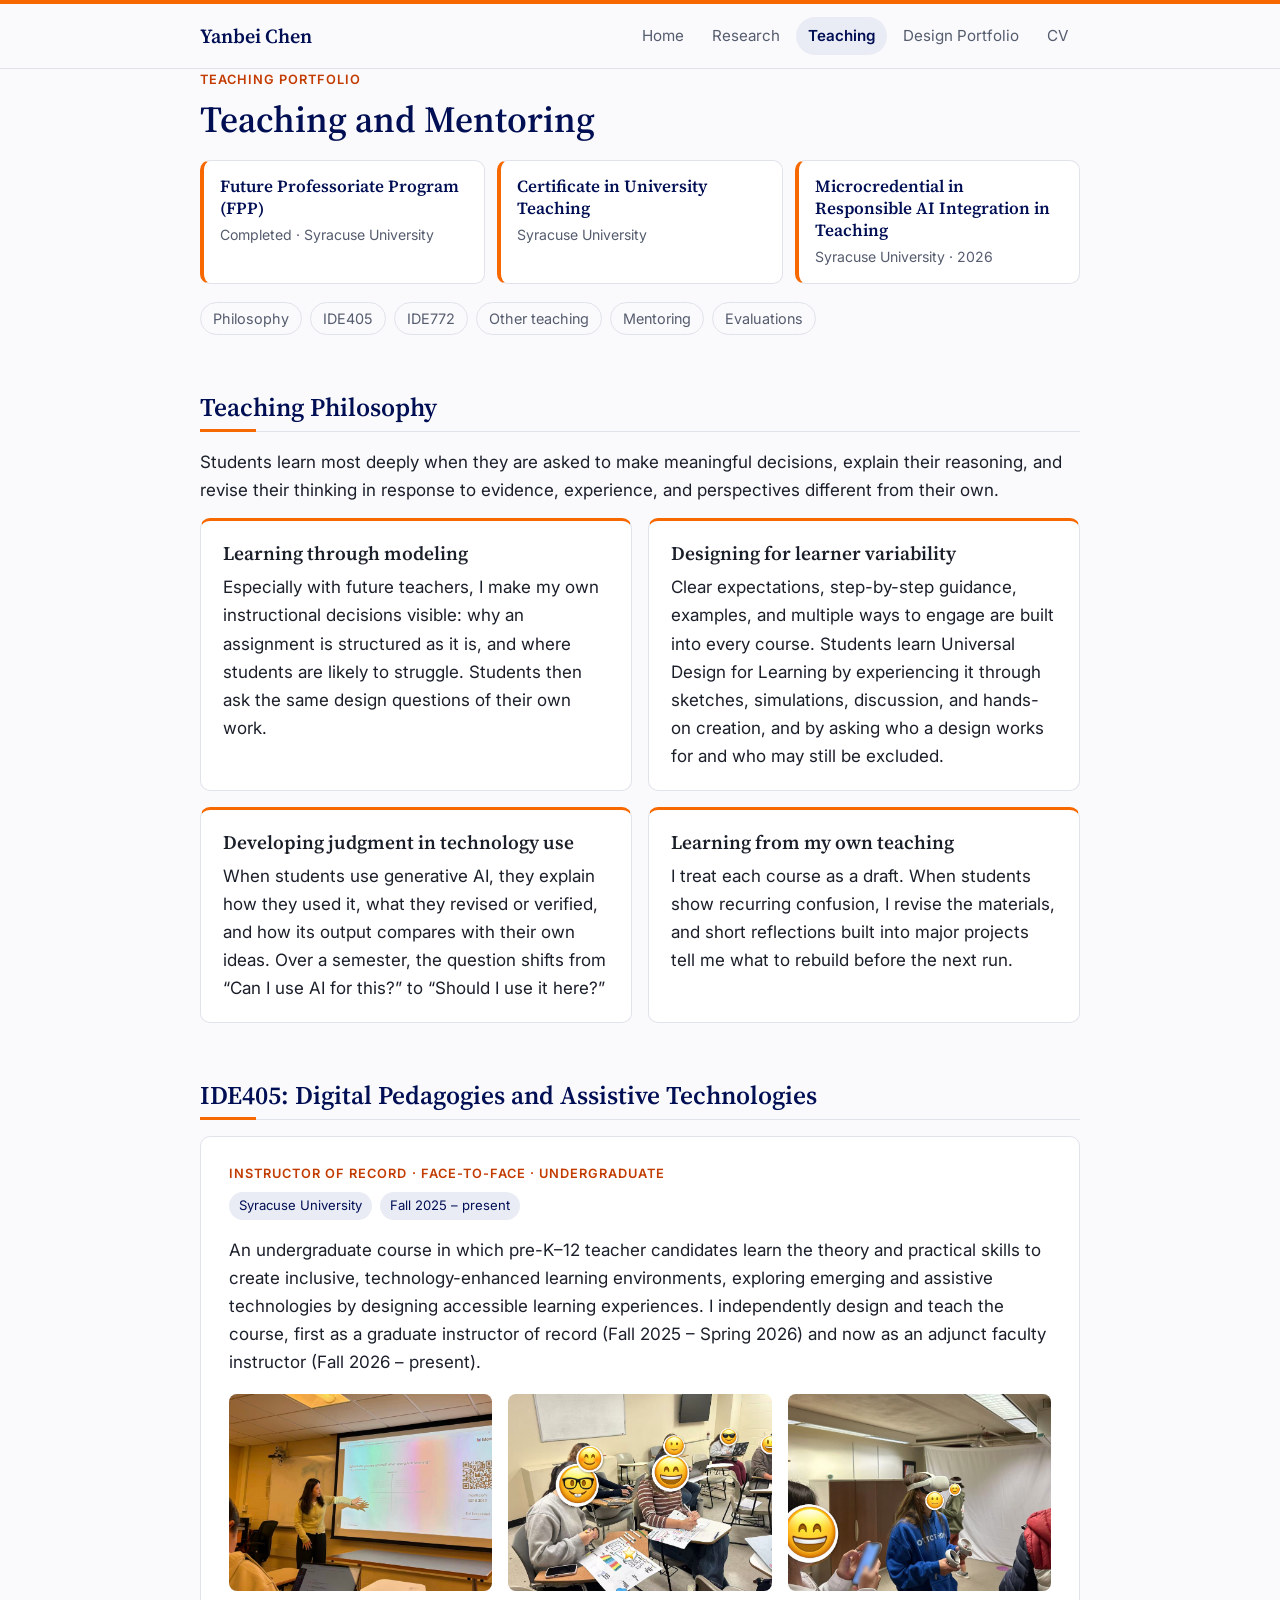
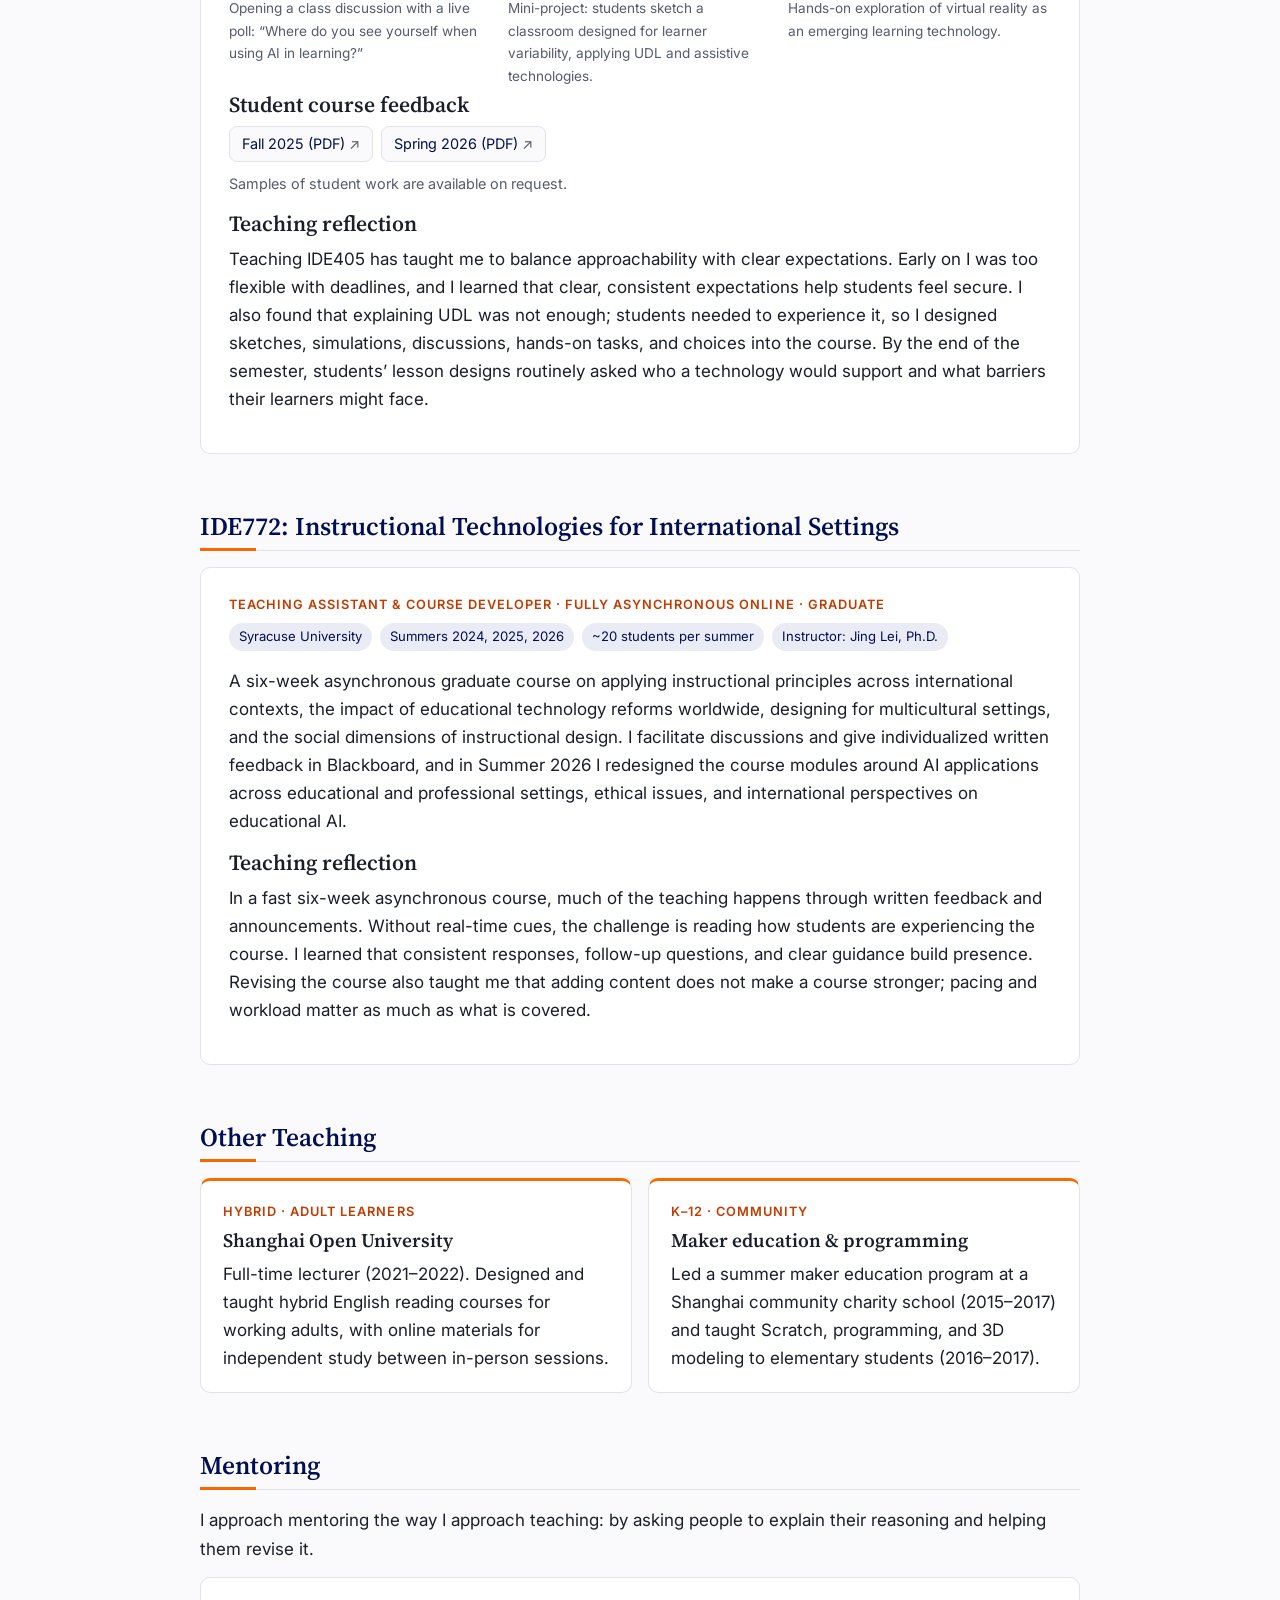
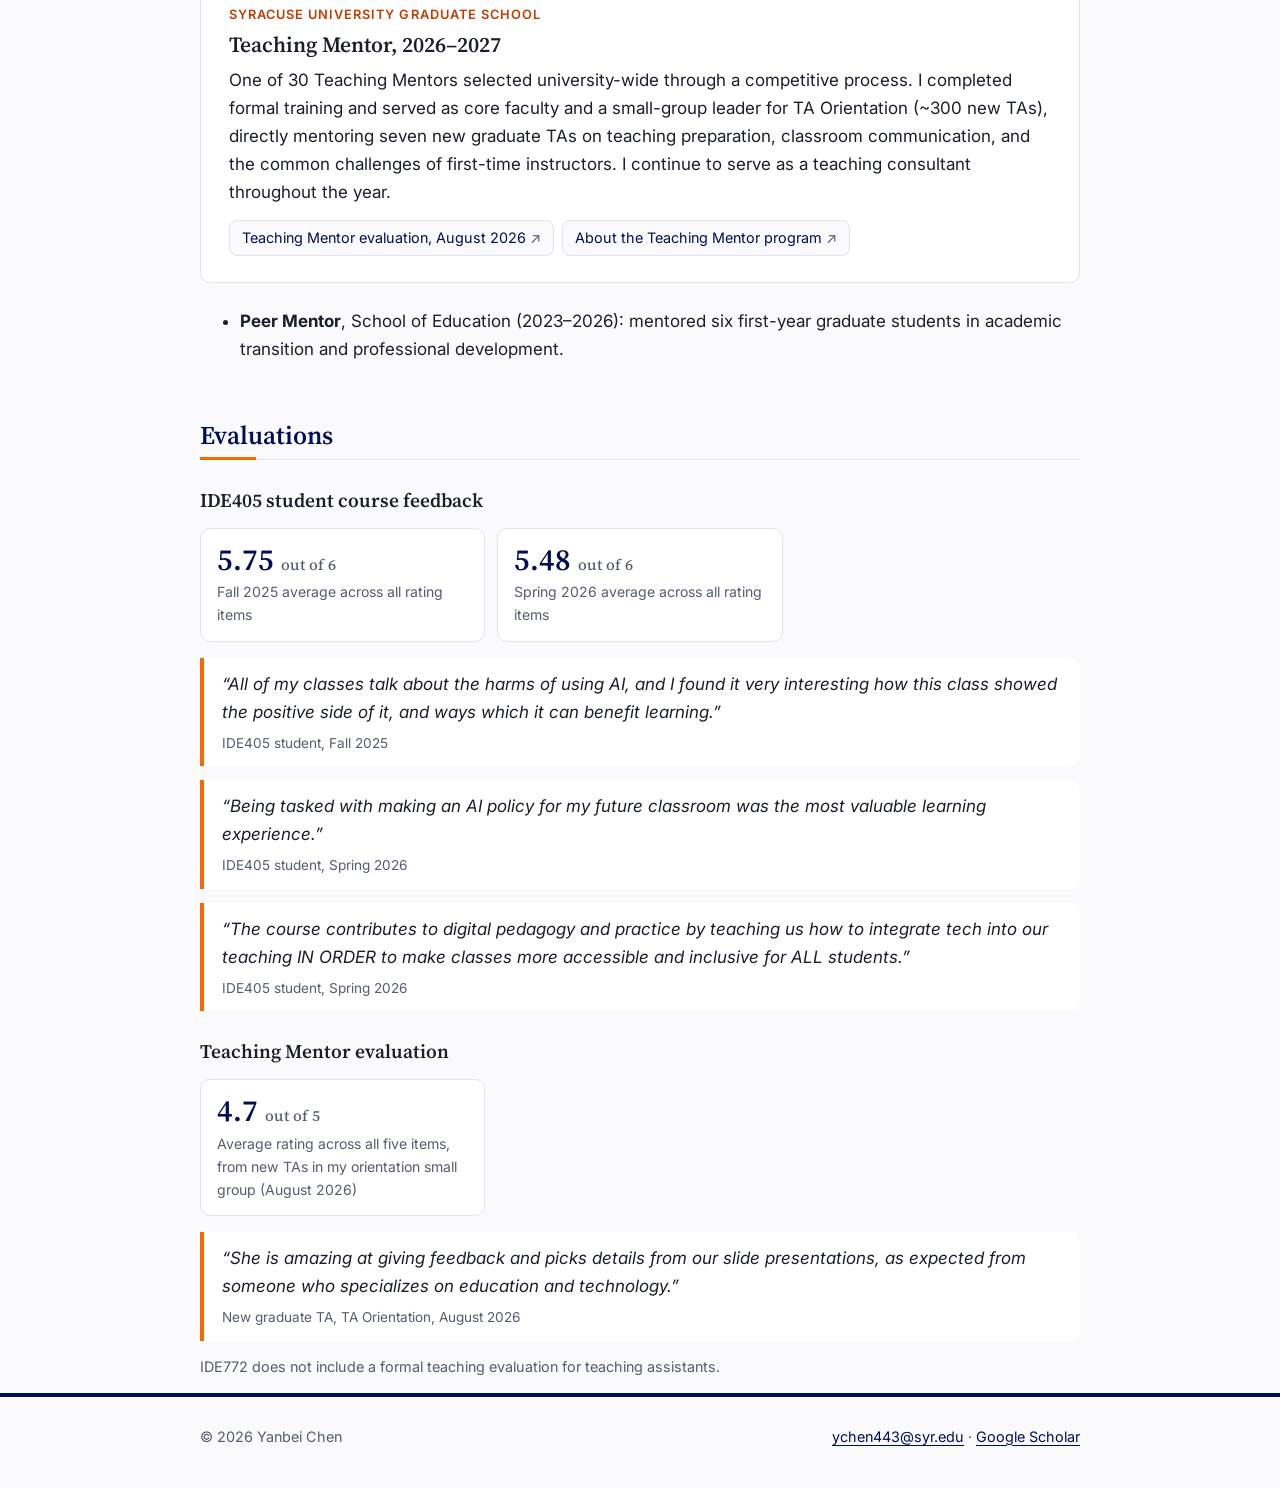
<file: teaching.html>
<!doctype html>
<html lang="en">
<head>
  <meta charset="utf-8">
  <meta name="viewport" content="width=device-width, initial-scale=1">
  <!-- Keeps the site out of Google and other search engines. Delete this line when you are ready to go fully public. -->
  <meta name="robots" content="noindex, nofollow">
  <title>Teaching and Mentoring | Yanbei Chen</title>
  <meta name="description" content="Teaching portfolio of Yanbei Chen: teaching philosophy, courses, course evaluations, and mentoring in instructional design and learning technologies.">
  <link rel="preconnect" href="https://fonts.googleapis.com">
  <link rel="preconnect" href="https://fonts.gstatic.com" crossorigin>
  <link href="https://fonts.googleapis.com/css2?family=Inter:wght@400;500;600;700&family=Source+Serif+4:wght@500;600&display=swap" rel="stylesheet">
  <link rel="stylesheet" href="styles.css">
</head>
<body>
  <a class="skip-link" href="#main">Skip to main content</a>

  <header class="site-header">
    <div class="wrap">
      <a class="site-name" href="index.html">Yanbei Chen</a>
      <nav class="site-nav" aria-label="Main">
        <ul>
          <li><a href="index.html">Home</a></li>
          <li><a href="research.html">Research</a></li>
          <li><a href="teaching.html" aria-current="page">Teaching</a></li>
          <li><a href="portfolio.html">Design Portfolio</a></li>
          <li><a href="Yanbei-Chen-CV.pdf">CV</a></li>
        </ul>
      </nav>
    </div>
  </header>

  <main id="main" class="wrap">
    <p class="eyebrow">Teaching Portfolio</p>
    <h1>Teaching and Mentoring</h1>
    <ul class="credentials" aria-label="Teaching credentials">
      <li>
        <span class="cred-title">Future Professoriate Program (FPP)</span>
        <span class="cred-meta">Completed · Syracuse University</span>
      </li>
      <li>
        <span class="cred-title">Certificate in University Teaching</span>
        <span class="cred-meta">Syracuse University</span>
      </li>
      <li>
        <span class="cred-title">Microcredential in Responsible AI Integration in Teaching</span>
        <span class="cred-meta">Syracuse University · 2026</span>
      </li>
    </ul>

    <ul class="toc" aria-label="On this page">
      <li><a href="#philosophy">Philosophy</a></li>
      <li><a href="#ide405">IDE405</a></li>
      <li><a href="#ide772">IDE772</a></li>
      <li><a href="#other">Other teaching</a></li>
      <li><a href="#mentoring">Mentoring</a></li>
      <li><a href="#evaluations">Evaluations</a></li>
    </ul>

    <!-- ========== PHILOSOPHY ========== -->
    <section aria-labelledby="philosophy">
      <h2 id="philosophy">Teaching Philosophy</h2>
      <p>Students learn most deeply when they are asked to make meaningful decisions, explain their reasoning, and revise their thinking in response to evidence, experience, and perspectives different from their own.</p>
      <div class="cards two">
        <article class="card">
          <h3>Learning through modeling</h3>
          <p>Especially with future teachers, I make my own instructional decisions visible: why an assignment is structured as it is, and where students are likely to struggle. Students then ask the same design questions of their own work.</p>
        </article>
        <article class="card">
          <h3>Designing for learner variability</h3>
          <p>Clear expectations, step-by-step guidance, examples, and multiple ways to engage are built into every course. Students learn Universal Design for Learning by experiencing it through sketches, simulations, discussion, and hands-on creation, and by asking who a design works for and who may still be excluded.</p>
        </article>
        <article class="card">
          <h3>Developing judgment in technology use</h3>
          <p>When students use generative AI, they explain how they used it, what they revised or verified, and how its output compares with their own ideas. Over a semester, the question shifts from “Can I use AI for this?” to “Should I use it here?”</p>
        </article>
        <article class="card">
          <h3>Learning from my own teaching</h3>
          <p>I treat each course as a draft. When students show recurring confusion, I revise the materials, and short reflections built into major projects tell me what to rebuild before the next run.</p>
        </article>
      </div>
    </section>

    <!-- ========== IDE405 ========== -->
    <section aria-labelledby="ide405">
      <h2 id="ide405">IDE405: Digital Pedagogies and Assistive Technologies</h2>
      <article class="case">
        <p class="eyebrow">Instructor of record · Face-to-face · Undergraduate</p>
        <ul class="meta"><li>Syracuse University</li><li>Fall 2025 – present</li></ul>
        <p>An undergraduate course in which pre-K–12 teacher candidates learn the theory and practical skills to create inclusive, technology-enhanced learning environments, exploring emerging and assistive technologies by designing accessible learning experiences. I independently design and teach the course, first as a graduate instructor of record (Fall 2025 – Spring 2026) and now as an adjunct faculty instructor (Fall 2026 – present).</p>

        <div class="gallery three">
          <figure>
            <img src="ide405-ai-discussion.jpg" alt="Yanbei Chen at the front of a classroom pointing to a projected Mentimeter poll asking students where they see themselves when using AI in learning" loading="lazy">
            <figcaption>Opening a class discussion with a live poll: “Where do you see yourself when using AI in learning?”</figcaption>
          </figure>
          <figure>
            <img src="ide405-udl-sketch.jpg" alt="Pre-service teachers at their desks hand-drawing classroom layouts with flexible seating, headphones, lighting options, and small-group tables; students’ faces are covered with emoji stickers for privacy" loading="lazy">
            <figcaption>Mini-project: students sketch a classroom designed for learner variability, applying UDL and assistive technologies.</figcaption>
          </figure>
          <figure>
            <img src="ide405-vr.jpg" alt="Students trying virtual reality headsets and controllers in a learning technology lab; students’ faces are covered with emoji stickers for privacy" loading="lazy">
            <figcaption>Hands-on exploration of virtual reality as an emerging learning technology.</figcaption>
          </figure>
        </div>

        <h3>Student course feedback</h3>
        <ul class="materials">
          <li><a href="https://drive.google.com/file/d/1Cq3JW8AM0BcdmED6-PhS2Ekr1Zvffi5z/view?usp=sharing">Fall 2025 (PDF)</a></li>
          <li><a href="https://drive.google.com/file/d/1vPTMbP9eVeeTBozS6d2Dp8wxCfpbcVmc/view?usp=drive_link">Spring 2026 (PDF)</a></li>
        </ul>
        <p class="note" style="margin-top:10px">Samples of student work are available on request.</p>

        <h3>Teaching reflection</h3>
        <p>Teaching IDE405 has taught me to balance approachability with clear expectations. Early on I was too flexible with deadlines, and I learned that clear, consistent expectations help students feel secure. I also found that explaining UDL was not enough; students needed to experience it, so I designed sketches, simulations, discussions, hands-on tasks, and choices into the course. By the end of the semester, students’ lesson designs routinely asked who a technology would support and what barriers their learners might face.</p>
      </article>
    </section>

    <!-- ========== IDE772 ========== -->
    <section aria-labelledby="ide772">
      <h2 id="ide772">IDE772: Instructional Technologies for International Settings</h2>
      <article class="case">
        <p class="eyebrow">Teaching assistant &amp; course developer · Fully asynchronous online · Graduate</p>
        <ul class="meta"><li>Syracuse University</li><li>Summers 2024, 2025, 2026</li><li>~20 students per summer</li><li>Instructor: Jing Lei, Ph.D.</li></ul>
        <p>A six-week asynchronous graduate course on applying instructional principles across international contexts, the impact of educational technology reforms worldwide, designing for multicultural settings, and the social dimensions of instructional design. I facilitate discussions and give individualized written feedback in Blackboard, and in Summer 2026 I redesigned the course modules around AI applications across educational and professional settings, ethical issues, and international perspectives on educational AI.</p>

        <h3>Teaching reflection</h3>
        <p>In a fast six-week asynchronous course, much of the teaching happens through written feedback and announcements. Without real-time cues, the challenge is reading how students are experiencing the course. I learned that consistent responses, follow-up questions, and clear guidance build presence. Revising the course also taught me that adding content does not make a course stronger; pacing and workload matter as much as what is covered.</p>
      </article>
    </section>

    <!-- ========== OTHER TEACHING ========== -->
    <section aria-labelledby="other">
      <h2 id="other">Other Teaching</h2>
      <div class="cards">
        <article class="card">
          <p class="eyebrow">Hybrid · Adult learners</p>
          <h3>Shanghai Open University</h3>
          <p>Full-time lecturer (2021–2022). Designed and taught hybrid English reading courses for working adults, with online materials for independent study between in-person sessions.</p>
        </article>
        <article class="card">
          <p class="eyebrow">K–12 · Community</p>
          <h3>Maker education &amp; programming</h3>
          <p>Led a summer maker education program at a Shanghai community charity school (2015–2017) and taught Scratch, programming, and 3D modeling to elementary students (2016–2017).</p>
        </article>
      </div>
    </section>

    <!-- ========== MENTORING ========== -->
    <section aria-labelledby="mentoring">
      <h2 id="mentoring">Mentoring</h2>
      <p>I approach mentoring the way I approach teaching: by asking people to explain their reasoning and helping them revise it.</p>
      <article class="case">
        <p class="eyebrow">Syracuse University Graduate School</p>
        <h3>Teaching Mentor, 2026–2027</h3>
        <p>One of 30 Teaching Mentors selected university-wide through a competitive process. I completed formal training and served as core faculty and a small-group leader for TA Orientation (~300 new TAs), directly mentoring seven new graduate TAs on teaching preparation, classroom communication, and the common challenges of first-time instructors. I continue to serve as a teaching consultant throughout the year.</p>
        <ul class="materials">
          <li><a href="https://drive.google.com/file/d/1JYsiYAVB4Yp_hyANu1-Py80bJlvTqA_c/view?usp=sharing">Teaching Mentor evaluation, August 2026</a></li>
          <li><a href="https://graduateschool.syr.edu/current-students/teaching-assistant-program/teaching-mentors/">About the Teaching Mentor program</a></li>
        </ul>
      </article>
      <ul>
        <li><strong>Peer Mentor</strong>, School of Education (2023–2026): mentored six first-year graduate students in academic transition and professional development.</li>
      </ul>
    </section>

    <!-- ========== EVALUATIONS ========== -->
    <section aria-labelledby="evaluations">
      <h2 id="evaluations">Evaluations</h2>
      <h3>IDE405 student course feedback</h3>
      <div class="stats">
        <div class="stat"><div class="num">5.75 <small>out of 6</small></div><div class="label">Fall 2025 average across all rating items</div></div>
        <div class="stat"><div class="num">5.48 <small>out of 6</small></div><div class="label">Spring 2026 average across all rating items</div></div>
      </div>

      <blockquote>
        <p>“All of my classes talk about the harms of using AI, and I found it very interesting how this class showed the positive side of it, and ways which it can benefit learning.”</p>
        <cite>IDE405 student, Fall 2025</cite>
      </blockquote>
      <blockquote>
        <p>“Being tasked with making an AI policy for my future classroom was the most valuable learning experience.”</p>
        <cite>IDE405 student, Spring 2026</cite>
      </blockquote>
      <blockquote>
        <p>“The course contributes to digital pedagogy and practice by teaching us how to integrate tech into our teaching IN ORDER to make classes more accessible and inclusive for ALL students.”</p>
        <cite>IDE405 student, Spring 2026</cite>
      </blockquote>

      <h3>Teaching Mentor evaluation</h3>
      <div class="stats">
        <div class="stat"><div class="num">4.7 <small>out of 5</small></div><div class="label">Average rating across all five items, from new TAs in my orientation small group (August 2026)</div></div>
      </div>
      <blockquote>
        <p>“She is amazing at giving feedback and picks details from our slide presentations, as expected from someone who specializes on education and technology.”</p>
        <cite>New graduate TA, TA Orientation, August 2026</cite>
      </blockquote>
      <p class="note">IDE772 does not include a formal teaching evaluation for teaching assistants.</p>
    </section>
  </main>

  <footer class="site-footer">
    <div class="wrap">
      <span>© 2026 Yanbei Chen</span>
      <span><a href="mailto:ychen443@syr.edu">ychen443@syr.edu</a> · <a href="https://scholar.google.com/citations?user=I_McgxYAAAAJ&amp;hl=en">Google Scholar</a></span>
    </div>
  </footer>
</body>
</html>
</file>
<file: styles.css>
/* ============================================================
   Yanbei Chen — personal academic website
   Colors are defined once here; change them in :root.
   ============================================================ */

/* Syracuse University palette:
   Orange #F76900 (decorative only: too light for small text on white)
   Dark orange #D74100 (small orange text)
   Navy #000E54 (links, buttons, headings) */
:root {
  --bg: #fafafc;
  --surface: #ffffff;
  --text: #1b1f2a;
  --muted: #555c6e;
  --line: #e1e3eb;
  --accent: #000e54;        /* SU navy */
  --accent-soft: #eaecf5;
  --warm: #c23b00;          /* SU dark orange, slightly deepened to pass WCAG AA for small text */
  --orange: #f76900;        /* SU orange: borders, stripes, hover */
  --on-accent: #ffffff;
  --radius: 10px;
  --maxw: 920px;
  --serif: "Source Serif 4", Georgia, "Times New Roman", serif;
  --sans: "Inter", -apple-system, BlinkMacSystemFont, "Segoe UI", Roboto, Helvetica, Arial, sans-serif;
}

@media (prefers-color-scheme: dark) {
  :root {
    --bg: #0b1030;
    --surface: #131a42;
    --text: #eceef5;
    --muted: #a9b0c6;
    --line: #262f5c;
    --accent: #ff9a4d;
    --accent-soft: #1e2655;
    --warm: #ff9a4d;
    --orange: #f76900;
    --on-accent: #0b1030;
  }
}

* { box-sizing: border-box; }

html { scroll-behavior: smooth; }

body {
  margin: 0;
  background: var(--bg);
  color: var(--text);
  font-family: var(--sans);
  font-size: 17px;
  line-height: 1.65;
  -webkit-font-smoothing: antialiased;
}

a { color: var(--accent); text-underline-offset: 3px; }
a:hover { text-decoration-thickness: 2px; }
a:focus-visible, button:focus-visible { outline: 3px solid var(--warm); outline-offset: 2px; border-radius: 4px; }

img { max-width: 100%; height: auto; display: block; }

.skip-link {
  position: absolute; left: -9999px; top: 0;
  background: var(--accent); color: var(--on-accent); padding: 8px 14px; z-index: 10;
}
.skip-link:focus { left: 12px; top: 12px; }

.wrap { max-width: var(--maxw); margin: 0 auto; padding: 0 20px; }

/* ---------- header / nav ---------- */
.site-header {
  border-top: 4px solid var(--orange);
  border-bottom: 1px solid var(--line);
  background: var(--bg);
  position: sticky; top: 0; z-index: 5;
}
.site-header .wrap {
  display: flex; align-items: center; justify-content: space-between;
  gap: 16px; min-height: 64px; flex-wrap: wrap;
}
.site-name {
  font-family: var(--serif); font-size: 1.25rem; font-weight: 600;
  color: var(--accent); text-decoration: none;
}
.site-nav ul { list-style: none; margin: 0; padding: 0; display: flex; gap: 4px; flex-wrap: wrap; }
.site-nav a {
  display: block; padding: 6px 12px; border-radius: 999px;
  color: var(--muted); text-decoration: none; font-size: 0.95rem;
}
.site-nav a:hover { color: var(--text); background: var(--accent-soft); }
.site-nav a[aria-current="page"] { color: var(--accent); background: var(--accent-soft); font-weight: 600; }

/* ---------- typography ---------- */
h1, h2, h3 { font-family: var(--serif); line-height: 1.25; font-weight: 600; }
h1 { font-size: 2.3rem; margin: 0 0 8px; }
h1, h2 { color: var(--accent); }
h2 { font-size: 1.6rem; margin: 56px 0 16px; padding-bottom: 8px; border-bottom: 1px solid var(--line); position: relative; }
h2::after { content: ""; position: absolute; left: 0; bottom: -1px; width: 56px; height: 3px; background: var(--orange); }
h3 { font-size: 1.2rem; margin: 28px 0 8px; }
p { margin: 0 0 14px; }
.lead { font-size: 1.12rem; }
.muted { color: var(--muted); }
.eyebrow {
  font-size: 0.8rem; letter-spacing: 0.08em; text-transform: uppercase;
  color: var(--warm); font-weight: 600; margin-bottom: 6px;
}

main { padding: 40px 0 72px; }

/* ---------- hero (home) ---------- */
.hero { display: grid; grid-template-columns: 200px 1fr; gap: 36px; align-items: center; }
.portrait {
  width: 200px; height: 200px; border-radius: 50%; object-fit: cover;
  object-position: 50% 22%;   /* which part of the photo the circle shows: lower % = higher up */
  border: 4px solid var(--orange); box-shadow: 0 2px 14px rgba(0,0,0,0.08);
}
.portrait-placeholder {
  width: 200px; height: 200px; border-radius: 50%;
  background: var(--accent-soft); color: var(--accent); border: 4px solid var(--orange);
  display: flex; align-items: center; justify-content: center;
  font-family: var(--serif); font-size: 3.6rem; font-weight: 600;
}
.role { color: var(--muted); margin-bottom: 16px; }
.badge {
  display: inline-block; font-size: 0.85rem; font-weight: 600;
  background: var(--accent-soft); color: var(--accent);
  padding: 4px 12px; border-radius: 999px; margin-bottom: 14px;
}
.links { display: flex; flex-wrap: wrap; gap: 10px; margin-top: 8px; }
.btn {
  display: inline-block; padding: 8px 16px; border-radius: 8px;
  border: 1px solid var(--line); background: var(--surface);
  color: var(--text); text-decoration: none; font-size: 0.95rem; font-weight: 500;
}
.btn:hover { border-color: var(--accent); color: var(--accent); }
.btn.primary { background: var(--accent); border-color: var(--accent); color: var(--on-accent); }
.btn.primary:hover { background: var(--orange); border-color: var(--orange); color: #000e54; }

/* ---------- cards ---------- */
.cards { display: grid; grid-template-columns: repeat(auto-fit, minmax(250px, 1fr)); gap: 16px; }
.card {
  background: var(--surface); border: 1px solid var(--line); border-top: 3px solid var(--orange); border-radius: var(--radius);
  padding: 20px 22px;
}
.card h3 { margin-top: 0; }
.card p:last-child { margin-bottom: 0; }

/* ---------- lists ---------- */
.news { list-style: none; padding: 0; margin: 0; }
.news li { display: grid; grid-template-columns: 110px 1fr; gap: 16px; padding: 10px 0; border-bottom: 1px dashed var(--line); }
.news time { color: var(--muted); font-size: 0.92rem; }

.pubs { list-style: none; padding: 0; margin: 0; }
.pubs li { padding: 10px 0 10px 18px; border-left: 3px solid var(--line); margin-bottom: 10px; }
.pubs li:hover { border-left-color: var(--orange); }
.pubs .status { font-size: 0.82rem; font-weight: 600; color: var(--warm); text-transform: uppercase; letter-spacing: 0.04em; }
.me { font-weight: 700; }

/* ---------- case studies (portfolio) ---------- */
.case {
  background: var(--surface); border: 1px solid var(--line); border-radius: var(--radius);
  padding: 26px 28px; margin-bottom: 24px;
}
.case h3 { margin-top: 4px; font-size: 1.35rem; }
.meta { display: flex; flex-wrap: wrap; gap: 8px; margin: 8px 0 16px; padding: 0; list-style: none; }
.meta li { font-size: 0.82rem; padding: 3px 10px; border-radius: 999px; background: var(--accent-soft); color: var(--accent); }
.case dl { display: grid; grid-template-columns: 150px 1fr; gap: 6px 18px; margin: 0; }
.case dt { font-weight: 600; color: var(--muted); font-size: 0.95rem; }
.case dd { margin: 0; }
.shot {
  margin: 18px 0 0; border: 2px dashed var(--line); border-radius: 8px;
  padding: 28px; text-align: center; color: var(--muted); font-size: 0.92rem;
}
.shot img { border-radius: 6px; margin: 0 auto; }
figure { margin: 18px 0 0; }
figcaption { color: var(--muted); font-size: 0.9rem; margin-top: 6px; }

.toc { display: flex; flex-wrap: wrap; gap: 8px; margin: 18px 0 8px; padding: 0; list-style: none; }
.toc a { display: inline-block; font-size: 0.9rem; padding: 4px 12px; border: 1px solid var(--line); border-radius: 999px; text-decoration: none; color: var(--muted); }
.toc a:hover { color: var(--accent); border-color: var(--accent); }

/* ---------- footer ---------- */
.site-footer { border-top: 4px solid var(--accent); padding: 28px 0 40px; color: var(--muted); font-size: 0.9rem; }
.site-footer .wrap { display: flex; justify-content: space-between; flex-wrap: wrap; gap: 10px; }

/* ---------- small screens ---------- */
@media (max-width: 700px) {
  body { font-size: 16px; }
  h1 { font-size: 1.9rem; }
  .hero { grid-template-columns: 1fr; text-align: left; gap: 20px; }
  .portrait, .portrait-placeholder { width: 140px; height: 140px; font-size: 2.6rem; }
  .news li { grid-template-columns: 1fr; gap: 2px; }
  .case { padding: 20px; }
  .case dl { grid-template-columns: 1fr; }
  .case dt { margin-top: 8px; }
  .site-header { position: static; }
}

/* ---------- teaching portfolio: stats, quotes, materials ---------- */
.stats { display: grid; grid-template-columns: repeat(auto-fill, minmax(260px, 1fr)); gap: 12px; margin: 16px 0; }
.stat { background: var(--surface); border: 1px solid var(--line); border-radius: var(--radius); padding: 14px 16px; }
.stat .num { font-family: var(--serif); font-size: 1.9rem; font-weight: 600; color: var(--accent); line-height: 1.1; }
.stat .num small { font-size: 0.95rem; color: var(--muted); font-weight: 500; }
.stat .label { font-size: 0.88rem; color: var(--muted); margin-top: 4px; }
blockquote {
  margin: 14px 0; padding: 12px 18px; border-left: 4px solid var(--orange);
  background: var(--surface); border-radius: 0 var(--radius) var(--radius) 0;
}
blockquote p { margin: 0; font-style: italic; }
blockquote cite { display: block; margin-top: 6px; font-size: 0.85rem; color: var(--muted); font-style: normal; }
.materials { list-style: none; padding: 0; margin: 8px 0 0; display: flex; flex-wrap: wrap; gap: 8px; }
.materials a {
  display: inline-block; padding: 5px 12px; border: 1px solid var(--line); border-radius: 8px;
  background: var(--bg); font-size: 0.9rem; text-decoration: none;
}
.materials a:hover { border-color: var(--orange); }
.materials a::after { content: " ↗"; color: var(--muted); }
.note { font-size: 0.9rem; color: var(--muted); }
.cards.two { grid-template-columns: repeat(auto-fit, minmax(300px, 1fr)); }

/* ---------- photo gallery & side figures ---------- */
.gallery { display: grid; grid-template-columns: repeat(auto-fit, minmax(260px, 1fr)); gap: 16px; margin: 18px 0 4px; }
.gallery figure { margin: 0; }
.gallery img { width: 100%; aspect-ratio: 4 / 3; object-fit: cover; border-radius: 8px; }
.figure-side { float: right; width: 240px; margin: 4px 0 12px 24px; }
.figure-side img { border-radius: 8px; }
@media (max-width: 700px) {
  .figure-side { float: none; width: 100%; max-width: 280px; margin: 12px 0; }
}
h2 { clear: both; }
.gallery.three { grid-template-columns: repeat(auto-fit, minmax(200px, 1fr)); }
.gallery.three figcaption { font-size: 0.85rem; }
.location::before { content: ""; display: inline-block; width: 0.55em; height: 0.55em; margin-right: 0.45em; border-radius: 50% 50% 50% 0; background: var(--orange); transform: rotate(-45deg); vertical-align: 0.1em; }

/* ---------- ratings table ---------- */
.table-wrap { overflow-x: auto; margin: 12px 0 18px; }
.ratings { width: 100%; border-collapse: collapse; background: var(--surface); border: 1px solid var(--line); border-radius: var(--radius); font-size: 0.95rem; }
.ratings th, .ratings td { padding: 10px 14px; border-bottom: 1px solid var(--line); text-align: left; vertical-align: middle; }
.ratings thead th { color: var(--accent); font-weight: 600; border-bottom: 2px solid var(--orange); }
.ratings thead th span { font-weight: 400; font-size: 0.8rem; color: var(--muted); }
.ratings tbody th { font-weight: 400; }
.ratings td { font-family: var(--serif); font-size: 1.15rem; font-weight: 600; color: var(--accent); text-align: center; width: 120px; }
.ratings thead th:not(:first-child) { text-align: center; }
.ratings tbody tr:last-child th, .ratings tbody tr:last-child td { border-bottom: none; }
.ratings thead th span { white-space: nowrap; }

/* ---------- teaching credentials ---------- */
.credentials { list-style: none; padding: 0; margin: 18px 0 8px; display: grid; grid-template-columns: repeat(auto-fit, minmax(230px, 1fr)); gap: 12px; }
.credentials li { background: var(--surface); border: 1px solid var(--line); border-left: 4px solid var(--orange); border-radius: var(--radius); padding: 14px 16px; display: flex; flex-direction: column; gap: 4px; }
.cred-title { font-family: var(--serif); font-weight: 600; color: var(--accent); line-height: 1.3; }
.cred-meta { font-size: 0.88rem; color: var(--muted); }
</file>
